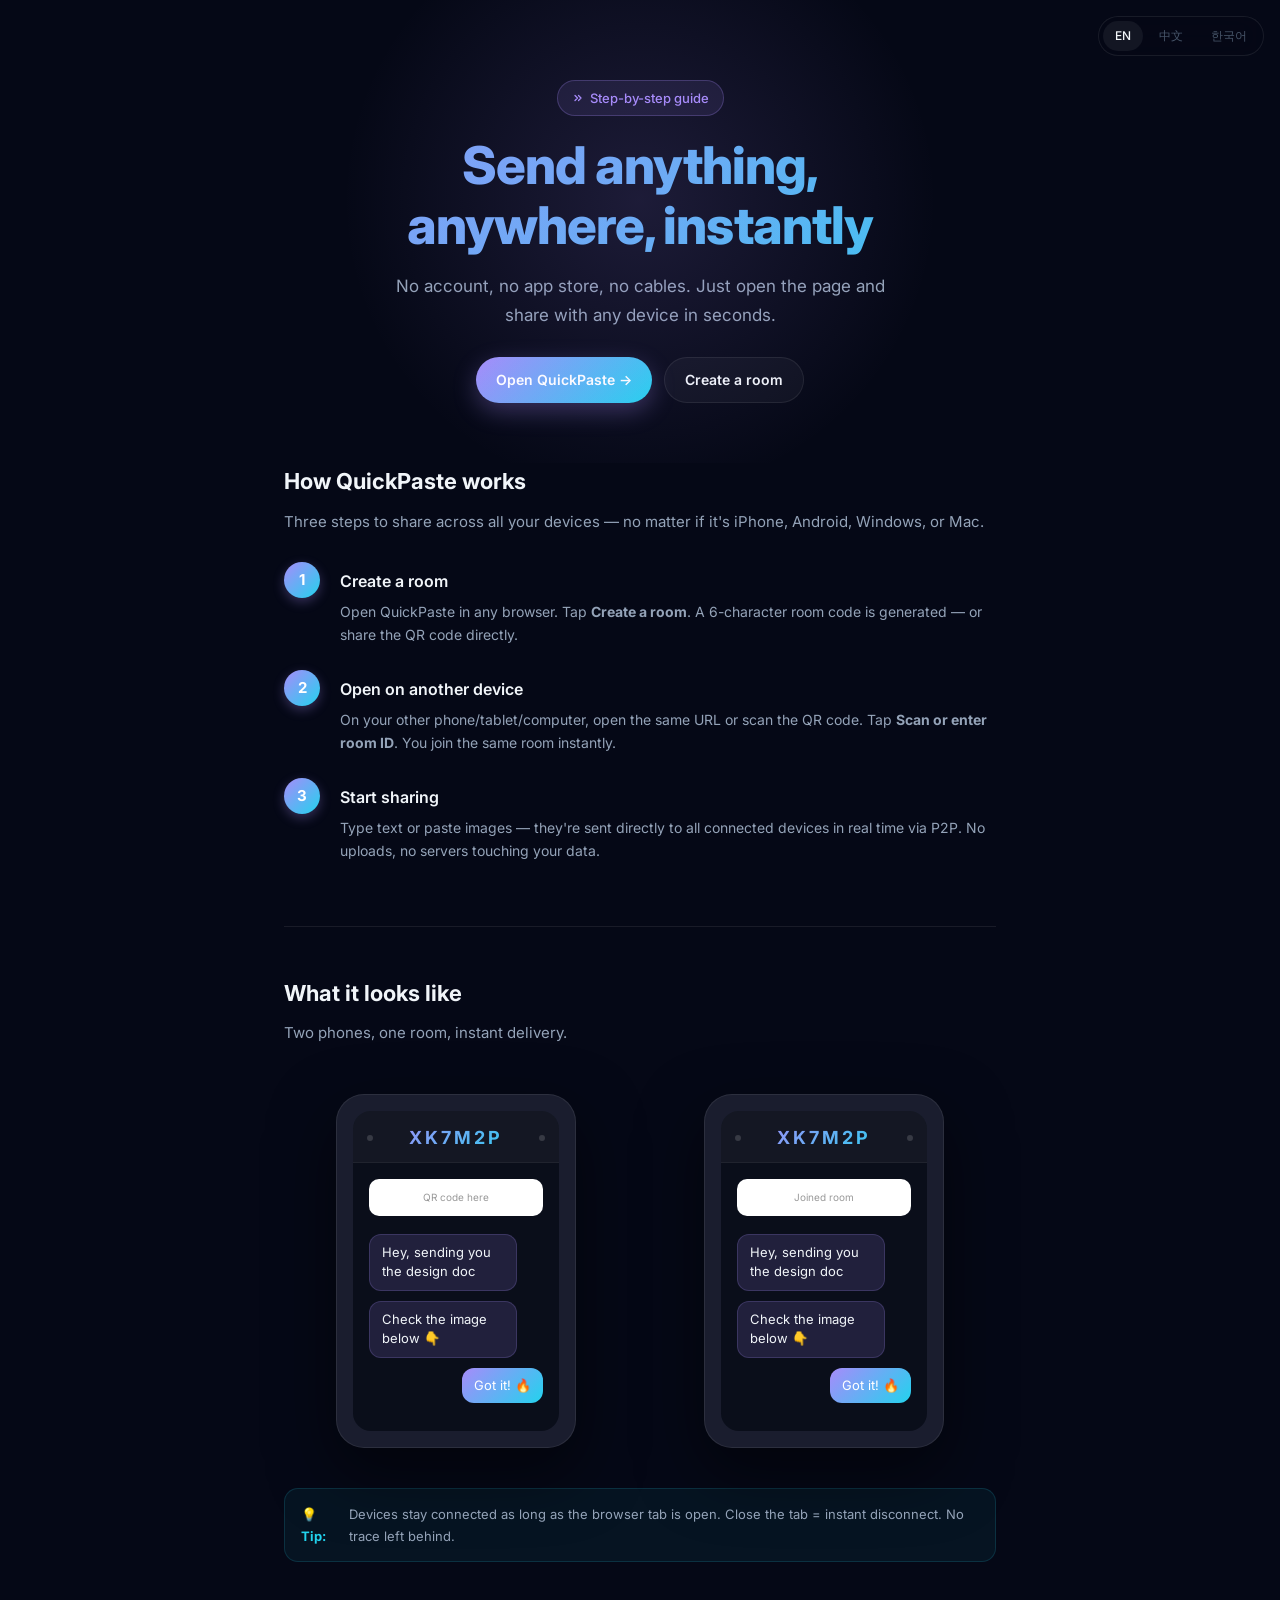
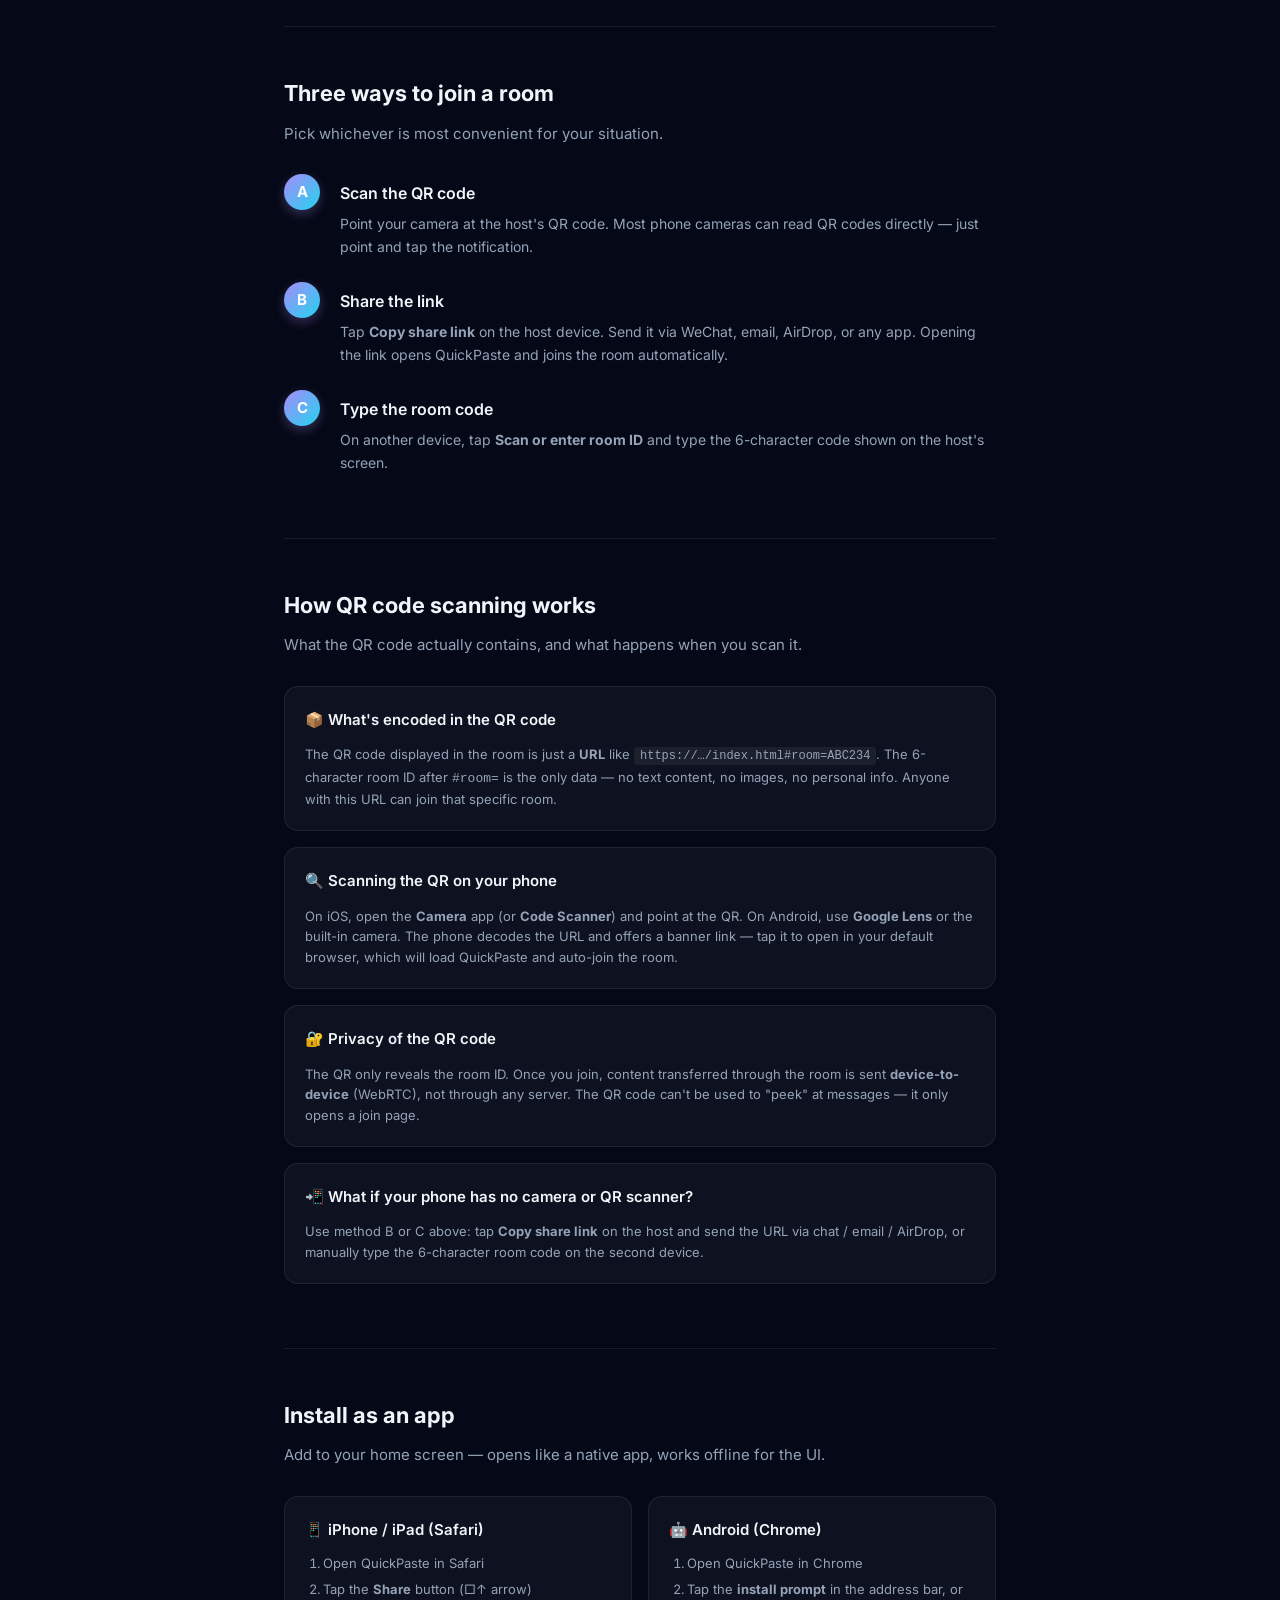
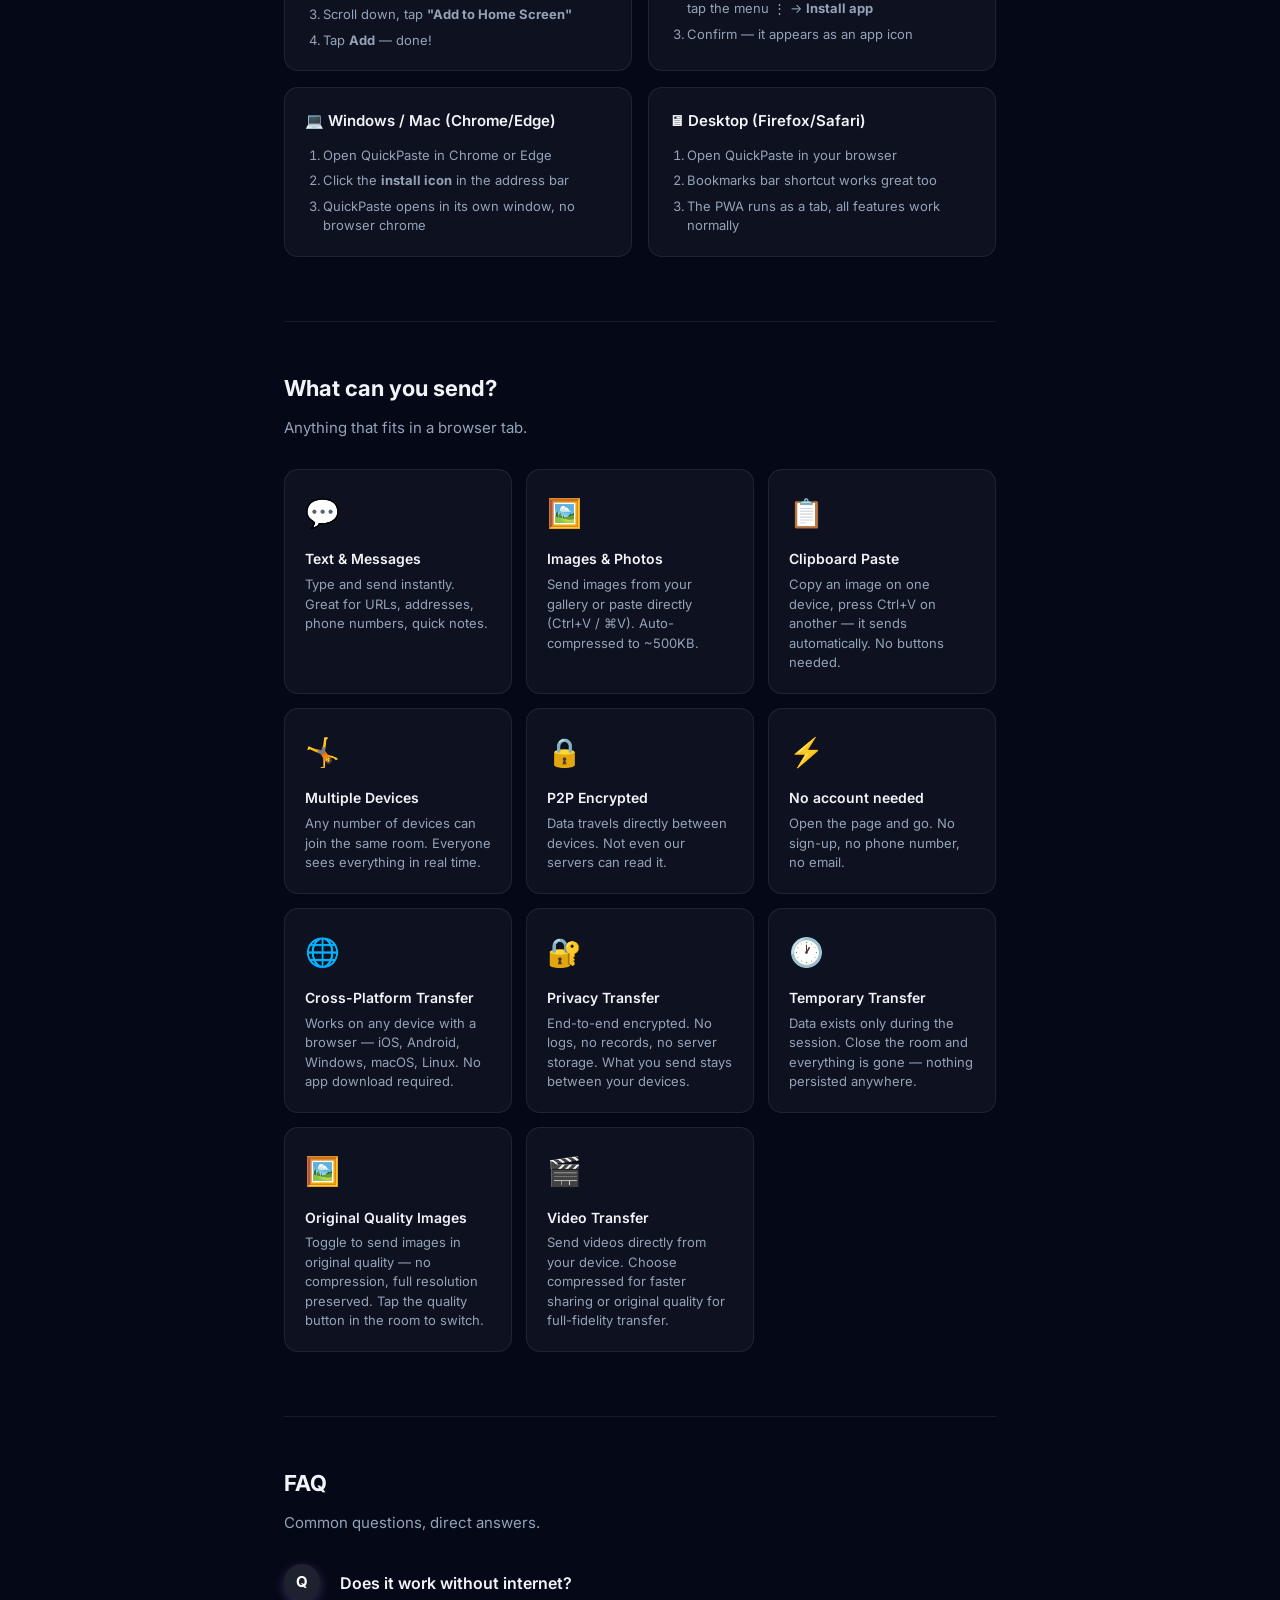
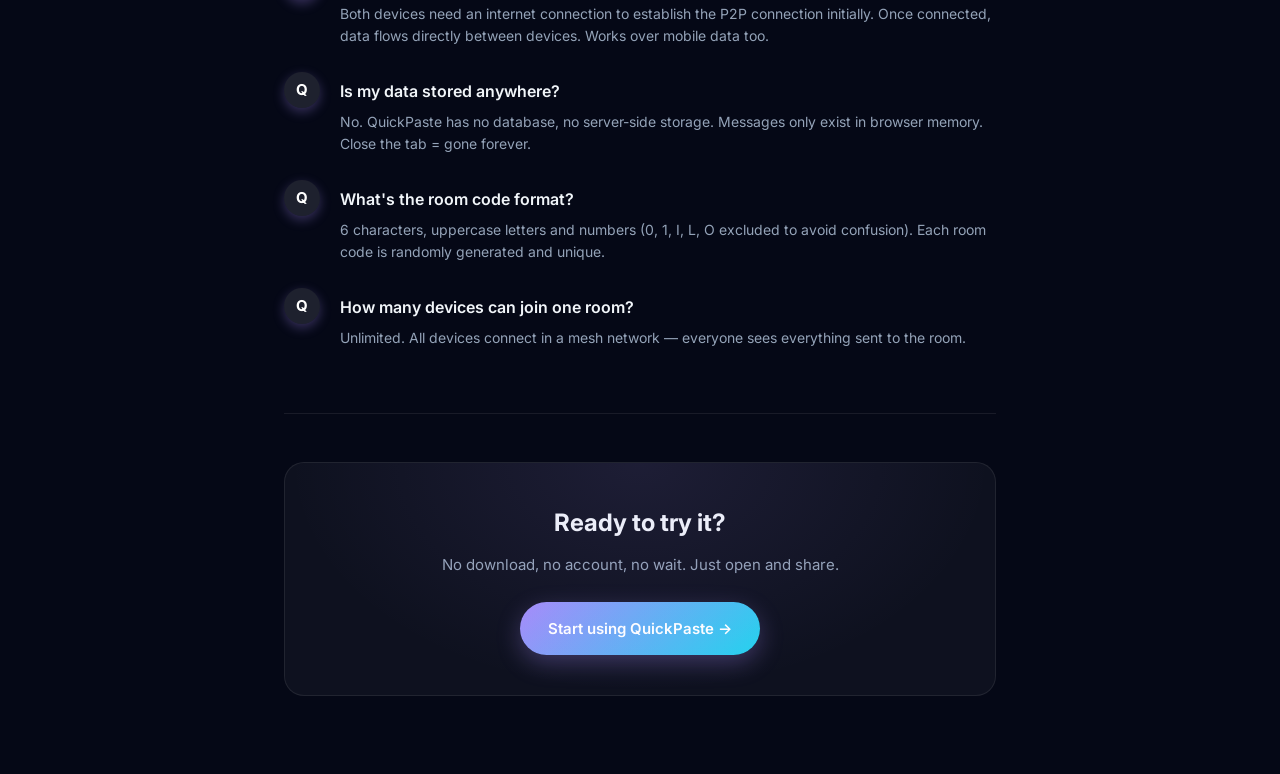
<file: tutorial/index.html>
<!DOCTYPE html>
<html lang="en">
<head>
  <meta charset="UTF-8" />
  <meta name="viewport" content="width=device-width, initial-scale=1.0" />
  <meta name="theme-color" content="#050816" />
  <meta name="description" content="QuickPaste Tutorial — How to use cross-device instant transfer" />
  <title>How to Use — QuickPaste</title>
  <link rel="preconnect" href="https://fonts.googleapis.com" />
  <link rel="preconnect" href="https://fonts.gstatic.com" crossorigin />
  <link href="https://fonts.googleapis.com/css2?family=Inter:wght@400;500;600;700;800&display=swap" rel="stylesheet" />
  <style>
    :root {
      --bg: #050816;
      --surface: rgba(255,255,255,0.04);
      --border: rgba(255,255,255,0.08);
      --violet: #A78BFA;
      --cyan: #22D3EE;
      --text: #F1F5F9;
      --text2: #94A3B8;
      --text3: #475569;
      --grad: linear-gradient(135deg, #A78BFA 0%, #22D3EE 100%);
      --radius: 14px;
    }
    * { box-sizing: border-box; margin: 0; padding: 0; }
    body {
      background: var(--bg);
      color: var(--text);
      font-family: 'Inter', -apple-system, sans-serif;
      font-size: 15px;
      line-height: 1.7;
      -webkit-font-smoothing: antialiased;
      min-height: 100vh;
    }
    a { color: var(--violet); text-decoration: none; }
    a:hover { color: var(--cyan); }

    /* Hero */
    .hero {
      text-align: center;
      padding: 80px 24px 60px;
      position: relative;
      overflow: hidden;
    }
    .hero::before {
      content: '';
      position: absolute;
      top: -100px; left: 50%; transform: translateX(-50%);
      width: 600px; height: 600px;
      background: radial-gradient(circle, rgba(167,139,250,0.15) 0%, transparent 70%);
      pointer-events: none;
    }
    .hero-badge {
      display: inline-flex;
      align-items: center;
      gap: 6px;
      padding: 6px 14px;
      background: rgba(167,139,250,0.1);
      border: 1px solid rgba(167,139,250,0.25);
      border-radius: 999px;
      font-size: 13px;
      color: var(--violet);
      font-weight: 500;
      margin-bottom: 20px;
    }
    .hero h1 {
      font-size: clamp(32px, 6vw, 52px);
      font-weight: 800;
      line-height: 1.15;
      background: var(--grad);
      -webkit-background-clip: text;
      background-clip: text;
      color: transparent;
      margin-bottom: 16px;
      letter-spacing: -1px;
    }
    .hero p {
      font-size: 17px;
      color: var(--text2);
      max-width: 520px;
      margin: 0 auto 28px;
    }
    .hero-links {
      display: flex;
      gap: 12px;
      justify-content: center;
      flex-wrap: wrap;
    }
    .hero-links a {
      display: inline-flex;
      align-items: center;
      gap: 6px;
      padding: 10px 20px;
      border-radius: 999px;
      font-size: 14px;
      font-weight: 600;
      transition: transform 0.15s, box-shadow 0.2s;
    }
    .hero-links a:hover { transform: translateY(-2px); }
    .btn-primary {
      background: var(--grad);
      color: #fff;
      box-shadow: 0 8px 24px rgba(167,139,250,0.3);
    }
    .btn-ghost {
      background: var(--surface);
      border: 1px solid var(--border);
      color: var(--text);
    }
    .btn-ghost:hover { border-color: rgba(167,139,250,0.3); color: var(--violet); }

    /* Nav */
    .lang-nav {
      position: fixed;
      top: 16px; right: 16px;
      z-index: 100;
      display: flex;
      gap: 4px;
      background: rgba(5,8,22,0.8);
      border: 1px solid var(--border);
      border-radius: 999px;
      padding: 4px;
      backdrop-filter: blur(16px);
    }
    .lang-nav a {
      padding: 5px 12px;
      border-radius: 999px;
      font-size: 12px;
      font-weight: 500;
      color: var(--text3);
      transition: background 0.15s, color 0.15s;
    }
    .lang-nav a:hover { color: var(--text); background: rgba(255,255,255,0.06); }
    .lang-nav a.active { background: rgba(255,255,255,0.06); color: var(--text); }

    /* Container */
    .container { max-width: 760px; margin: 0 auto; padding: 0 24px 80px; }

    /* Section */
    .section { margin-bottom: 64px; }
    .section-title {
      font-size: 22px;
      font-weight: 700;
      margin-bottom: 8px;
      color: var(--text);
    }
    .section-sub {
      font-size: 15px;
      color: var(--text2);
      margin-bottom: 28px;
    }

    /* Step cards */
    .step {
      display: flex;
      gap: 20px;
      margin-bottom: 24px;
      align-items: flex-start;
    }
    .step-num {
      flex-shrink: 0;
      width: 36px; height: 36px;
      background: var(--grad);
      border-radius: 50%;
      display: flex;
      align-items: center;
      justify-content: center;
      font-size: 15px;
      font-weight: 700;
      color: #fff;
      box-shadow: 0 4px 12px rgba(167,139,250,0.3);
    }
    .step-body { flex: 1; padding-top: 6px; }
    .step-title {
      font-size: 16px;
      font-weight: 600;
      margin-bottom: 6px;
      color: var(--text);
    }
    .step-desc { font-size: 14px; color: var(--text2); line-height: 1.6; }

    /* Mockup phone */
    .phone-mockup {
      background: #1a1d2e;
      border: 1px solid rgba(255,255,255,0.08);
      border-radius: 28px;
      padding: 16px;
      margin: 20px auto;
      max-width: 240px;
      box-shadow: 0 24px 64px rgba(0,0,0,0.5);
    }
    .phone-mockup .screen {
      background: #0a0e1a;
      border-radius: 18px;
      overflow: hidden;
      min-height: 320px;
    }
    .phone-bar {
      background: rgba(255,255,255,0.04);
      padding: 12px 14px 8px;
      display: flex;
      align-items: center;
      gap: 8px;
      border-bottom: 1px solid rgba(255,255,255,0.05);
    }
    .phone-bar-dot { width: 6px; height: 6px; border-radius: 50%; background: rgba(255,255,255,0.15); }
    .phone-bar-id { flex: 1; text-align: center; font-size: 18px; font-weight: 700; background: var(--grad); -webkit-background-clip: text; background-clip: text; color: transparent; letter-spacing: 3px; }
    .phone-content { padding: 16px; display: flex; flex-direction: column; gap: 10px; }
    .phone-qr { background: #fff; padding: 10px; border-radius: 10px; text-align: center; font-size: 10px; color: #999; margin-bottom: 8px; }
    .phone-msg { padding: 8px 12px; border-radius: 12px; font-size: 13px; line-height: 1.5; }
    .phone-msg.out { background: rgba(167,139,250,0.15); border: 1px solid rgba(167,139,250,0.2); align-self: flex-start; max-width: 85%; }
    .phone-msg.in { background: var(--grad); color: #fff; align-self: flex-end; max-width: 85%; }
    .phone-composer {
      display: flex; gap: 6px; align-items: center;
      padding: 8px 12px;
      background: rgba(255,255,255,0.04);
      border-radius: 999px;
      margin-top: 4px;
    }
    .phone-composer .input { flex: 1; background: rgba(255,255,255,0.06); border-radius: 999px; height: 34px; }
    .phone-composer .send { width: 34px; height: 34px; background: var(--grad); border-radius: 50%; display: flex; align-items: center; justify-content: center; flex-shrink: 0; }

    /* Feature cards */
    .feature-grid {
      display: grid;
      grid-template-columns: repeat(auto-fit, minmax(200px, 1fr));
      gap: 14px;
    }
    .feature-card {
      background: var(--surface);
      border: 1px solid var(--border);
      border-radius: var(--radius);
      padding: 20px;
      transition: border-color 0.2s, transform 0.15s;
    }
    .feature-card:hover { border-color: rgba(167,139,250,0.3); transform: translateY(-2px); }
    .feature-icon {
      font-size: 28px;
      margin-bottom: 10px;
    }
    .feature-title { font-size: 14px; font-weight: 600; margin-bottom: 4px; }
    .feature-desc { font-size: 13px; color: var(--text2); line-height: 1.5; }

    /* Install guide */
    .install-cards {
      display: grid;
      grid-template-columns: 1fr 1fr;
      gap: 16px;
    }
    .install-card {
      background: var(--surface);
      border: 1px solid var(--border);
      border-radius: var(--radius);
      padding: 20px;
    }
    .install-card h3 {
      font-size: 15px;
      font-weight: 600;
      margin-bottom: 12px;
      display: flex;
      align-items: center;
      gap: 8px;
    }
    .install-card ol {
      padding-left: 18px;
      display: flex;
      flex-direction: column;
      gap: 6px;
    }
    .install-card li { font-size: 13px; color: var(--text2); line-height: 1.5; }

    /* Divider */
    .divider {
      border: none;
      border-top: 1px solid var(--border);
      margin: 48px 0;
    }

    /* CTA block */
    .cta-block {
      text-align: center;
      background: var(--surface);
      border: 1px solid var(--border);
      border-radius: 20px;
      padding: 40px 24px;
      position: relative;
      overflow: hidden;
    }
    .cta-block::before {
      content: '';
      position: absolute;
      inset: 0;
      background: radial-gradient(ellipse at top, rgba(167,139,250,0.1) 0%, transparent 70%);
      pointer-events: none;
    }
    .cta-block h2 { font-size: 24px; font-weight: 700; margin-bottom: 8px; }
    .cta-block p { color: var(--text2); margin-bottom: 24px; font-size: 15px; }
    .cta-block .hero-links { justify-content: center; }

    /* Tip box */
    .tip-box {
      background: rgba(34,211,238,0.06);
      border: 1px solid rgba(34,211,238,0.15);
      border-radius: var(--radius);
      padding: 14px 16px;
      font-size: 13px;
      color: var(--text2);
      margin-top: 20px;
      display: flex;
      gap: 10px;
      align-items: flex-start;
    }
    .tip-box strong { color: var(--cyan); }

    @media (max-width: 600px) {
      .install-cards { grid-template-columns: 1fr; }
      .hero { padding: 60px 20px 40px; }
    }
  </style>
</head>
<body>

  <!-- Lang nav -->
  <nav class="lang-nav" aria-label="Language">
    <a href="../tutorial/" class="active">EN</a>
    <a href="../../zh/tutorial/">中文</a>
    <a href="../../ko/tutorial/">한국어</a>
  </nav>

  <!-- Hero -->
  <section class="hero">
    <div class="hero-badge">
      <svg width="12" height="12" viewBox="0 0 24 24" fill="none" stroke="currentColor" stroke-width="2.5" stroke-linecap="round" stroke-linejoin="round"><polyline points="13 17 18 12 13 7"/><polyline points="6 17 11 12 6 7"/></svg>
      Step-by-step guide
    </div>
    <h1>Send anything,<br>anywhere, instantly</h1>
    <p>No account, no app store, no cables. Just open the page and share with any device in seconds.</p>
    <div class="hero-links">
      <a href="../" class="btn-primary">Open QuickPaste →</a>
      <a href="../#create" class="btn-ghost">Create a room</a>
    </div>
  </section>

  <div class="container">

    <!-- How it works -->
    <section class="section">
      <h2 class="section-title">How QuickPaste works</h2>
      <p class="section-sub">Three steps to share across all your devices — no matter if it's iPhone, Android, Windows, or Mac.</p>

      <div class="step">
        <div class="step-num">1</div>
        <div class="step-body">
          <div class="step-title">Create a room</div>
          <div class="step-desc">Open QuickPaste in any browser. Tap <strong>Create a room</strong>. A 6-character room code is generated — or share the QR code directly.</div>
        </div>
      </div>

      <div class="step">
        <div class="step-num">2</div>
        <div class="step-body">
          <div class="step-title">Open on another device</div>
          <div class="step-desc">On your other phone/tablet/computer, open the same URL or scan the QR code. Tap <strong>Scan or enter room ID</strong>. You join the same room instantly.</div>
        </div>
      </div>

      <div class="step">
        <div class="step-num">3</div>
        <div class="step-body">
          <div class="step-title">Start sharing</div>
          <div class="step-desc">Type text or paste images — they're sent directly to all connected devices in real time via P2P. No uploads, no servers touching your data.</div>
        </div>
      </div>
    </section>

    <hr class="divider" />

    <!-- Visual demo -->
    <section class="section">
      <h2 class="section-title">What it looks like</h2>
      <p class="section-sub">Two phones, one room, instant delivery.</p>

      <div style="display:grid; grid-template-columns:1fr 1fr; gap:24px; align-items:start; margin-top:20px;">
        <!-- Host phone -->
        <div class="phone-mockup">
          <div class="screen">
            <div class="phone-bar">
              <div class="phone-bar-dot"></div>
              <div class="phone-bar-id">XK7M2P</div>
              <div class="phone-bar-dot"></div>
            </div>
            <div class="phone-content">
              <div class="phone-qr">QR code here</div>
              <div class="phone-msg out">Hey, sending you the design doc</div>
              <div class="phone-msg out">Check the image below 👇</div>
              <div class="phone-msg in">Got it! 🔥</div>
            </div>
          </div>
        </div>

        <!-- Guest phone -->
        <div class="phone-mockup">
          <div class="screen">
            <div class="phone-bar">
              <div class="phone-bar-dot"></div>
              <div class="phone-bar-id">XK7M2P</div>
              <div class="phone-bar-dot"></div>
            </div>
            <div class="phone-content">
              <div class="phone-qr">Joined room</div>
              <div class="phone-msg out">Hey, sending you the design doc</div>
              <div class="phone-msg out">Check the image below 👇</div>
              <div class="phone-msg in">Got it! 🔥</div>
            </div>
          </div>
        </div>
      </div>

      <div class="tip-box">
        <strong>💡 Tip:</strong> Devices stay connected as long as the browser tab is open. Close the tab = instant disconnect. No trace left behind.
      </div>
    </section>

    <hr class="divider" />

    <!-- Share methods -->
    <section class="section">
      <h2 class="section-title">Three ways to join a room</h2>
      <p class="section-sub">Pick whichever is most convenient for your situation.</p>

      <div class="step">
        <div class="step-num">A</div>
        <div class="step-body">
          <div class="step-title">Scan the QR code</div>
          <div class="step-desc">Point your camera at the host's QR code. Most phone cameras can read QR codes directly — just point and tap the notification.</div>
        </div>
      </div>

      <div class="step">
        <div class="step-num">B</div>
        <div class="step-body">
          <div class="step-title">Share the link</div>
          <div class="step-desc">Tap <strong>Copy share link</strong> on the host device. Send it via WeChat, email, AirDrop, or any app. Opening the link opens QuickPaste and joins the room automatically.</div>
        </div>
      </div>

      <div class="step">
        <div class="step-num">C</div>
        <div class="step-body">
          <div class="step-title">Type the room code</div>
          <div class="step-desc">On another device, tap <strong>Scan or enter room ID</strong> and type the 6-character code shown on the host's screen.</div>
        </div>
      </div>
    </section>

    <hr class="divider" />

    <!-- QR code deep dive -->
    <section class="section">
      <h2 class="section-title">How QR code scanning works</h2>
      <p class="section-sub">What the QR code actually contains, and what happens when you scan it.</p>

      <div class="install-card" style="margin-bottom:16px">
        <h3>📦 What's encoded in the QR code</h3>
        <p style="font-size:13px;color:var(--text2);line-height:1.6;margin-top:8px">
          The QR code displayed in the room is just a <strong>URL</strong> like <code style="background:rgba(255,255,255,0.06);padding:2px 6px;border-radius:4px;font-size:12px">https://…/index.html#room=ABC234</code>. The 6-character room ID after <code>#room=</code> is the only data — no text content, no images, no personal info. Anyone with this URL can join that specific room.
        </p>
      </div>

      <div class="install-card" style="margin-bottom:16px">
        <h3>🔍 Scanning the QR on your phone</h3>
        <p style="font-size:13px;color:var(--text2);line-height:1.6;margin-top:8px">
          On iOS, open the <strong>Camera</strong> app (or <strong>Code Scanner</strong>) and point at the QR. On Android, use <strong>Google Lens</strong> or the built-in camera. The phone decodes the URL and offers a banner link — tap it to open in your default browser, which will load QuickPaste and auto-join the room.
        </p>
      </div>

      <div class="install-card" style="margin-bottom:16px">
        <h3>🔐 Privacy of the QR code</h3>
        <p style="font-size:13px;color:var(--text2);line-height:1.6;margin-top:8px">
          The QR only reveals the room ID. Once you join, content transferred through the room is sent <strong>device-to-device</strong> (WebRTC), not through any server. The QR code can't be used to "peek" at messages — it only opens a join page.
        </p>
      </div>

      <div class="install-card">
        <h3>📲 What if your phone has no camera or QR scanner?</h3>
        <p style="font-size:13px;color:var(--text2);line-height:1.6;margin-top:8px">
          Use method B or C above: tap <strong>Copy share link</strong> on the host and send the URL via chat / email / AirDrop, or manually type the 6-character room code on the second device.
        </p>
      </div>
    </section>

    <hr class="divider" />

    <!-- Install as app -->
    <section class="section">
      <h2 class="section-title">Install as an app</h2>
      <p class="section-sub">Add to your home screen — opens like a native app, works offline for the UI.</p>

      <div class="install-cards">
        <div class="install-card">
          <h3>📱 iPhone / iPad (Safari)</h3>
          <ol>
            <li>Open QuickPaste in Safari</li>
            <li>Tap the <strong>Share</strong> button (□↑ arrow)</li>
            <li>Scroll down, tap <strong>"Add to Home Screen"</strong></li>
            <li>Tap <strong>Add</strong> — done!</li>
          </ol>
        </div>
        <div class="install-card">
          <h3>🤖 Android (Chrome)</h3>
          <ol>
            <li>Open QuickPaste in Chrome</li>
            <li>Tap the <strong>install prompt</strong> in the address bar, or tap the menu ⋮ → <strong>Install app</strong></li>
            <li>Confirm — it appears as an app icon</li>
          </ol>
        </div>
        <div class="install-card">
          <h3>💻 Windows / Mac (Chrome/Edge)</h3>
          <ol>
            <li>Open QuickPaste in Chrome or Edge</li>
            <li>Click the <strong>install icon</strong> in the address bar</li>
            <li>QuickPaste opens in its own window, no browser chrome</li>
          </ol>
        </div>
        <div class="install-card">
          <h3>🖥 Desktop (Firefox/Safari)</h3>
          <ol>
            <li>Open QuickPaste in your browser</li>
            <li>Bookmarks bar shortcut works great too</li>
            <li>The PWA runs as a tab, all features work normally</li>
          </ol>
        </div>
      </div>
    </section>

    <hr class="divider" />

    <!-- What you can send -->
    <section class="section">
      <h2 class="section-title">What can you send?</h2>
      <p class="section-sub">Anything that fits in a browser tab.</p>

      <div class="feature-grid">
        <div class="feature-card">
          <div class="feature-icon">💬</div>
          <div class="feature-title">Text & Messages</div>
          <div class="feature-desc">Type and send instantly. Great for URLs, addresses, phone numbers, quick notes.</div>
        </div>
        <div class="feature-card">
          <div class="feature-icon">🖼️</div>
          <div class="feature-title">Images & Photos</div>
          <div class="feature-desc">Send images from your gallery or paste directly (Ctrl+V / ⌘V). Auto-compressed to ~500KB.</div>
        </div>
        <div class="feature-card">
          <div class="feature-icon">📋</div>
          <div class="feature-title">Clipboard Paste</div>
          <div class="feature-desc">Copy an image on one device, press Ctrl+V on another — it sends automatically. No buttons needed.</div>
        </div>
        <div class="feature-card">
          <div class="feature-icon">🤸</div>
          <div class="feature-title">Multiple Devices</div>
          <div class="feature-desc">Any number of devices can join the same room. Everyone sees everything in real time.</div>
        </div>
        <div class="feature-card">
          <div class="feature-icon">🔒</div>
          <div class="feature-title">P2P Encrypted</div>
          <div class="feature-desc">Data travels directly between devices. Not even our servers can read it.</div>
        </div>
        <div class="feature-card">
          <div class="feature-icon">⚡</div>
          <div class="feature-title">No account needed</div>
          <div class="feature-desc">Open the page and go. No sign-up, no phone number, no email.</div>
        </div>
        <div class="feature-card">
          <div class="feature-icon">🌐</div>
          <div class="feature-title">Cross-Platform Transfer</div>
          <div class="feature-desc">Works on any device with a browser — iOS, Android, Windows, macOS, Linux. No app download required.</div>
        </div>
        <div class="feature-card">
          <div class="feature-icon">🔐</div>
          <div class="feature-title">Privacy Transfer</div>
          <div class="feature-desc">End-to-end encrypted. No logs, no records, no server storage. What you send stays between your devices.</div>
        </div>
        <div class="feature-card">
          <div class="feature-icon">🕐</div>
          <div class="feature-title">Temporary Transfer</div>
          <div class="feature-desc">Data exists only during the session. Close the room and everything is gone — nothing persisted anywhere.</div>
        </div>
        <div class="feature-card">
          <div class="feature-icon">🖼️</div>
          <div class="feature-title">Original Quality Images</div>
          <div class="feature-desc">Toggle to send images in original quality — no compression, full resolution preserved. Tap the quality button in the room to switch.</div>
        </div>
        <div class="feature-card">
          <div class="feature-icon">🎬</div>
          <div class="feature-title">Video Transfer</div>
          <div class="feature-desc">Send videos directly from your device. Choose compressed for faster sharing or original quality for full-fidelity transfer.</div>
        </div>
      </div>
    </section>

    <hr class="divider" />

    <!-- FAQ -->
    <section class="section">
      <h2 class="section-title">FAQ</h2>
      <p class="section-sub">Common questions, direct answers.</p>

      <div class="step">
        <div class="step-num" style="background:rgba(255,255,255,0.1)">Q</div>
        <div class="step-body">
          <div class="step-title">Does it work without internet?</div>
          <div class="step-desc">Both devices need an internet connection to establish the P2P connection initially. Once connected, data flows directly between devices. Works over mobile data too.</div>
        </div>
      </div>
      <div class="step">
        <div class="step-num" style="background:rgba(255,255,255,0.1)">Q</div>
        <div class="step-body">
          <div class="step-title">Is my data stored anywhere?</div>
          <div class="step-desc">No. QuickPaste has no database, no server-side storage. Messages only exist in browser memory. Close the tab = gone forever.</div>
        </div>
      </div>
      <div class="step">
        <div class="step-num" style="background:rgba(255,255,255,0.1)">Q</div>
        <div class="step-body">
          <div class="step-title">What's the room code format?</div>
          <div class="step-desc">6 characters, uppercase letters and numbers (0, 1, I, L, O excluded to avoid confusion). Each room code is randomly generated and unique.</div>
        </div>
      </div>
      <div class="step">
        <div class="step-num" style="background:rgba(255,255,255,0.1)">Q</div>
        <div class="step-body">
          <div class="step-title">How many devices can join one room?</div>
          <div class="step-desc">Unlimited. All devices connect in a mesh network — everyone sees everything sent to the room.</div>
        </div>
      </div>
    </section>

    <hr class="divider" />

    <!-- CTA -->
    <div class="cta-block">
      <h2>Ready to try it?</h2>
      <p>No download, no account, no wait. Just open and share.</p>
      <div class="hero-links">
        <a href="../" class="btn-primary" style="font-size:15px; padding:14px 28px;">Start using QuickPaste →</a>
      </div>
    </div>

  </div><!-- .container -->

</body>
</html>
</file>
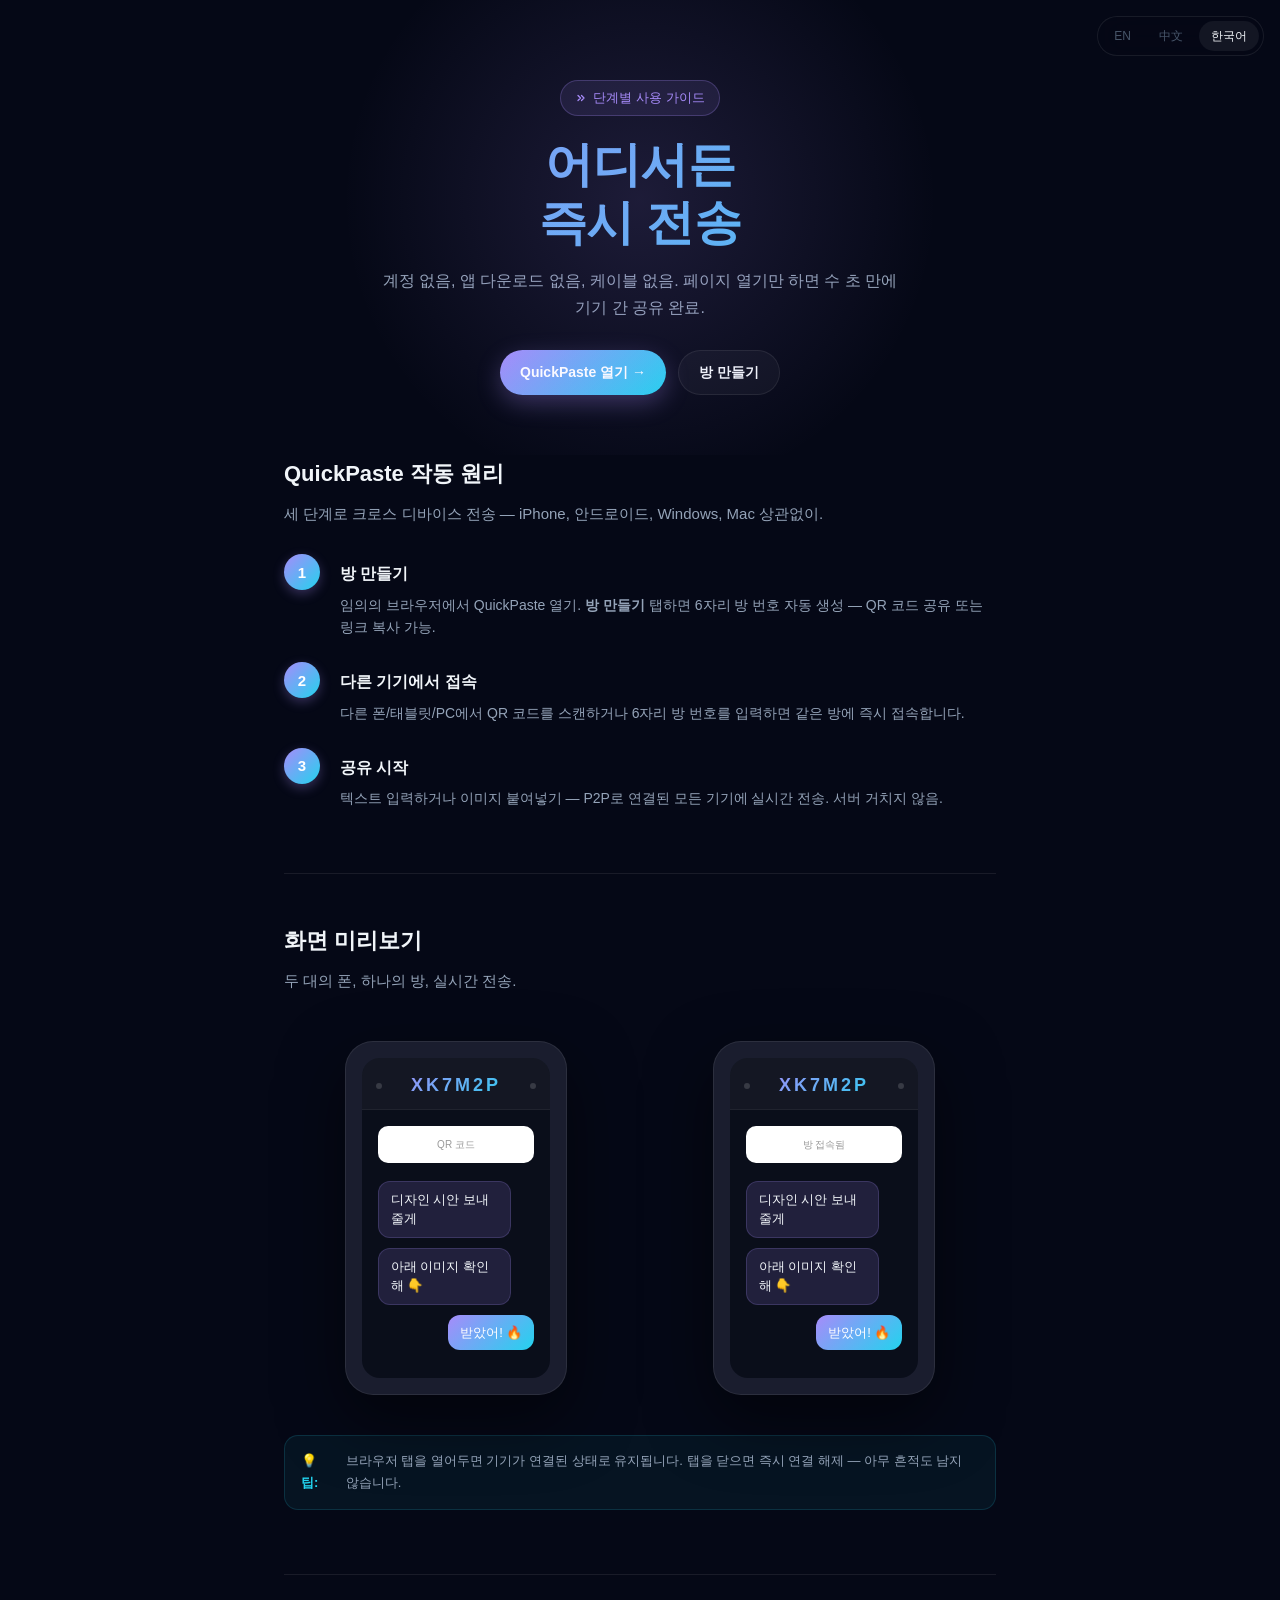
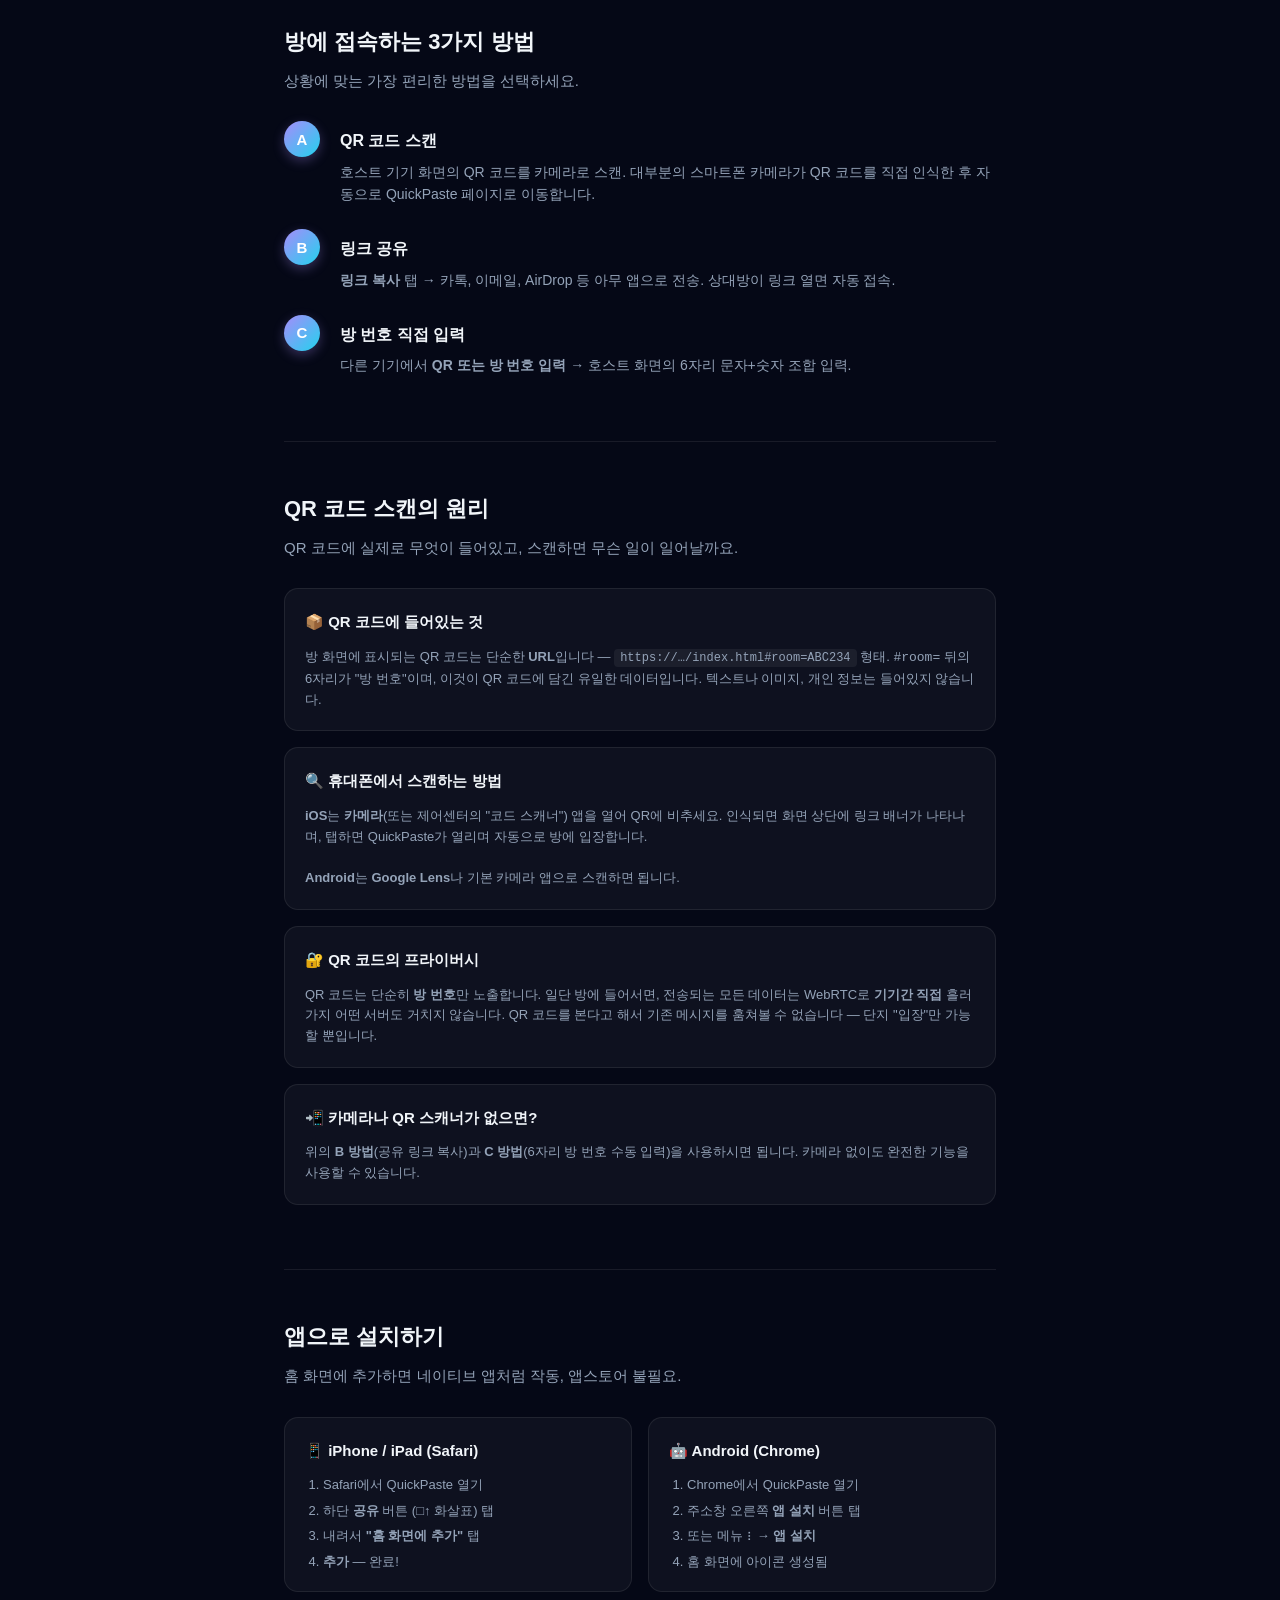
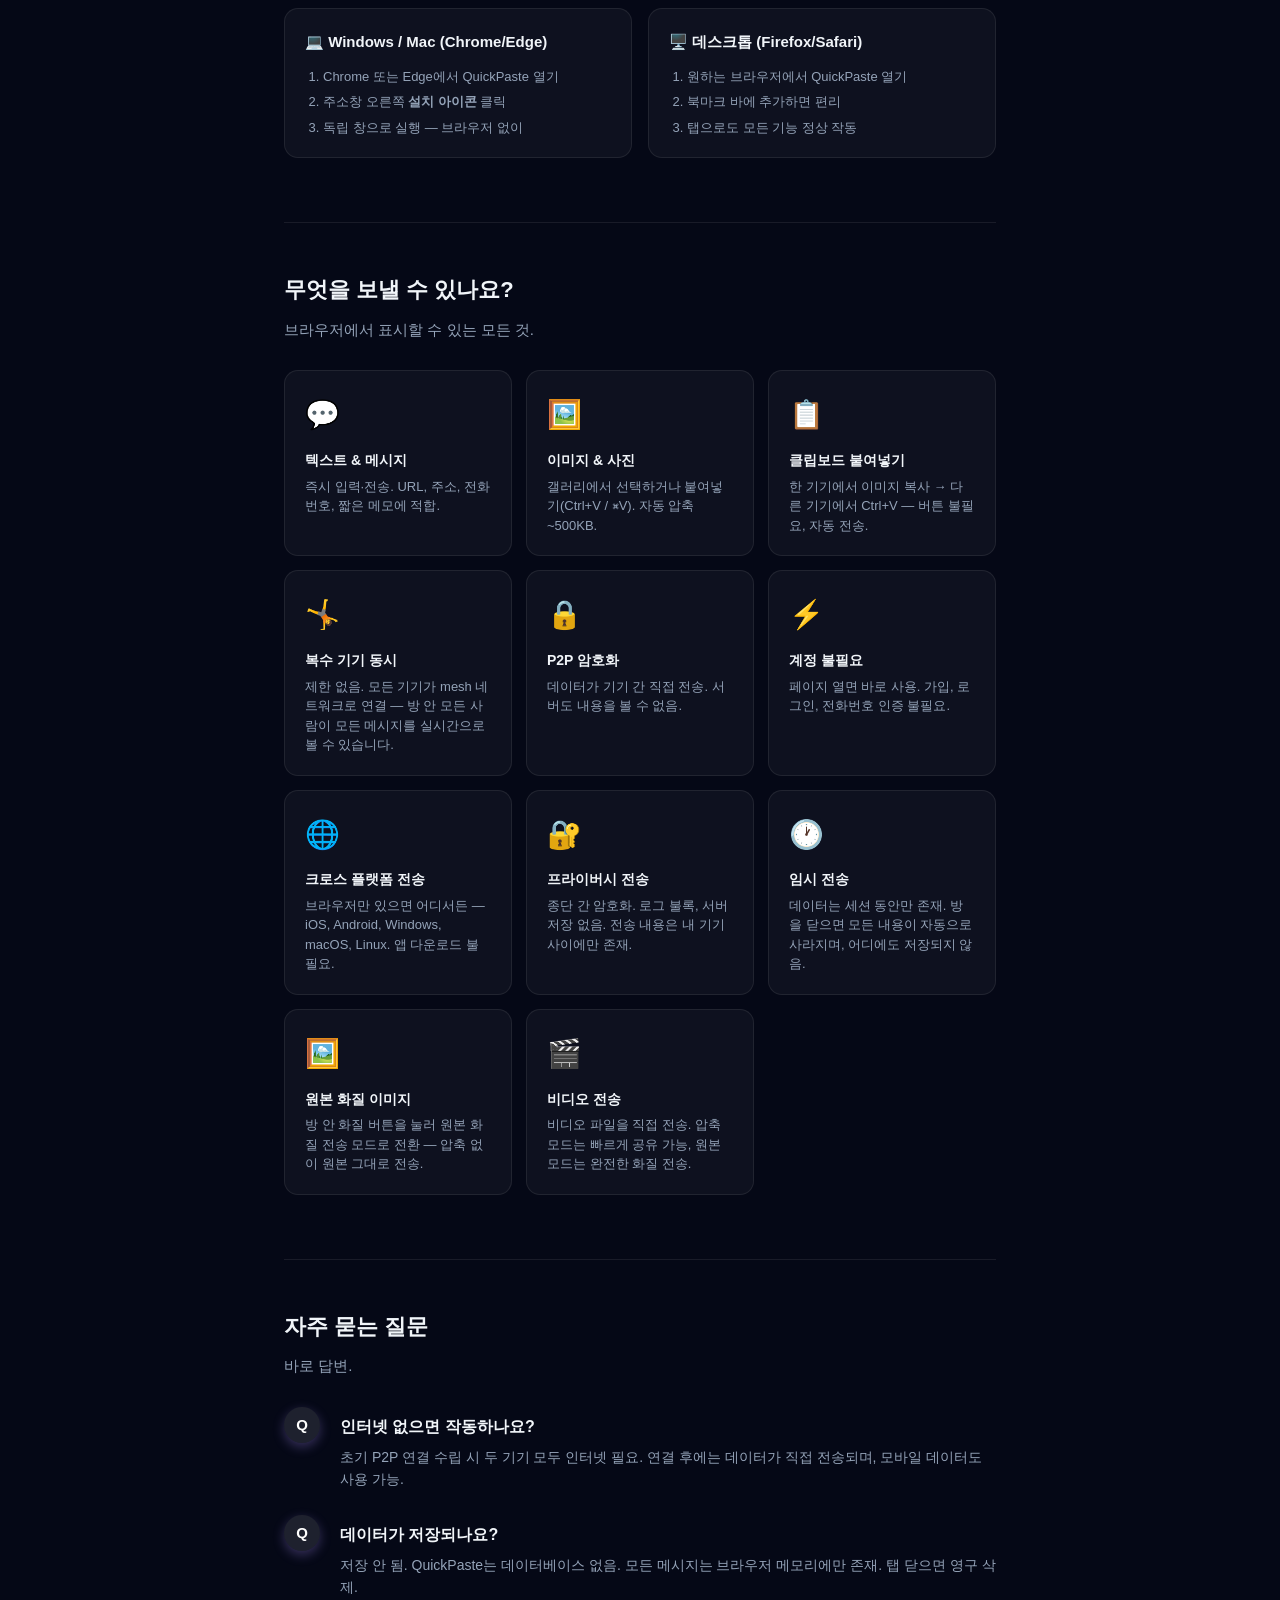
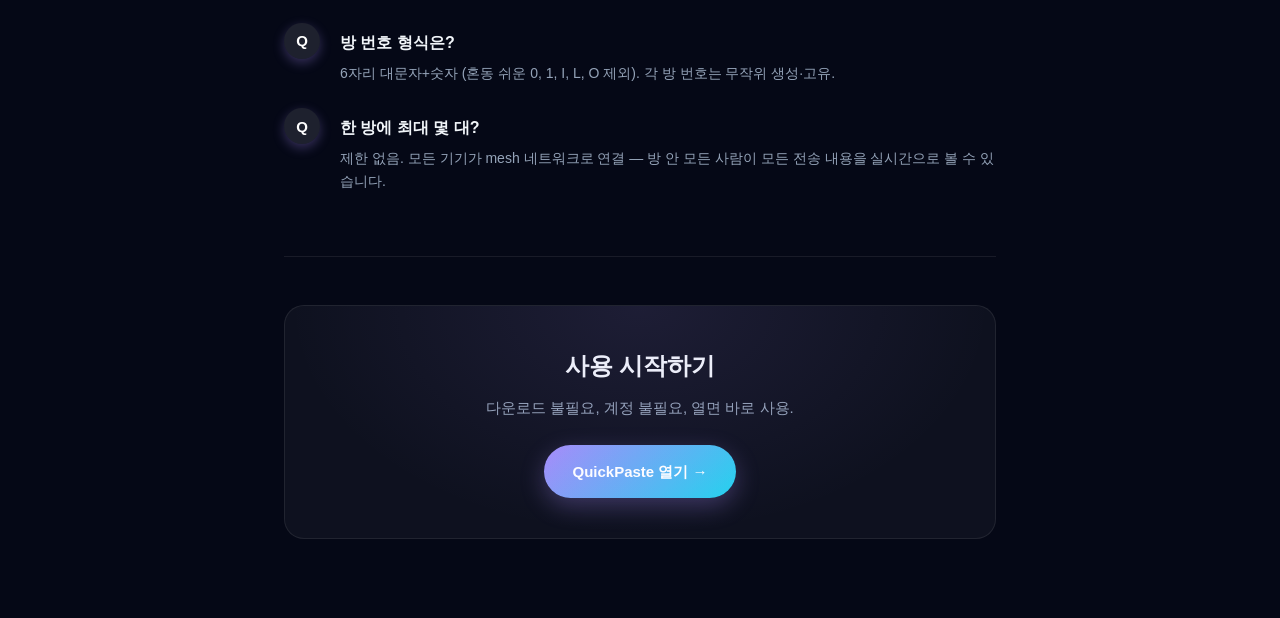
<file: ko/tutorial/index.html>
<!DOCTYPE html>
<html lang="ko">
<head>
  <meta charset="UTF-8" />
  <meta name="viewport" content="width=device-width, initial-scale=1.0" />
  <meta name="theme-color" content="#050816" />
  <meta name="description" content="QuickPaste 사용법 — 기기 간 즉시 전송 가이드" />
  <title>사용법 — QuickPaste</title>
  <link rel="preconnect" href="https://fonts.googleapis.com" />
  <link rel="preconnect" href="https://fonts.gstatic.com" crossorigin />
  <link href="https://fonts.googleapis.com/css2?family=Inter:wght@400;500;600;700;800&display=swap" />
  <style>
    :root {
      --bg: #050816;
      --surface: rgba(255,255,255,0.04);
      --border: rgba(255,255,255,0.08);
      --violet: #A78BFA;
      --cyan: #22D3EE;
      --text: #F1F5F9;
      --text2: #94A3B8;
      --text3: #475569;
      --grad: linear-gradient(135deg, #A78BFA 0%, #22D3EE 100%);
      --radius: 14px;
    }
    * { box-sizing: border-box; margin: 0; padding: 0; }
    body {
      background: var(--bg);
      color: var(--text);
      font-family: 'Inter', -apple-system, 'Apple SD Gothic Neo', 'Malgun Gothic', sans-serif;
      font-size: 15px;
      line-height: 1.7;
      -webkit-font-smoothing: antialiased;
      min-height: 100vh;
    }
    a { color: var(--violet); text-decoration: none; }
    a:hover { color: var(--cyan); }

    .hero { text-align: center; padding: 80px 24px 60px; position: relative; overflow: hidden; }
    .hero::before { content: ''; position: absolute; top: -100px; left: 50%; transform: translateX(-50%); width: 600px; height: 600px; background: radial-gradient(circle, rgba(167,139,250,0.15) 0%, transparent 70%); pointer-events: none; }
    .hero-badge { display: inline-flex; align-items: center; gap: 6px; padding: 6px 14px; background: rgba(167,139,250,0.1); border: 1px solid rgba(167,139,250,0.25); border-radius: 999px; font-size: 13px; color: var(--violet); font-weight: 500; margin-bottom: 20px; }
    .hero h1 { font-size: clamp(28px, 6vw, 48px); font-weight: 800; line-height: 1.2; background: var(--grad); -webkit-background-clip: text; background-clip: text; color: transparent; margin-bottom: 16px; letter-spacing: -0.5px; }
    .hero p { font-size: 16px; color: var(--text2); max-width: 520px; margin: 0 auto 28px; }
    .hero-links { display: flex; gap: 12px; justify-content: center; flex-wrap: wrap; }
    .hero-links a { display: inline-flex; align-items: center; gap: 6px; padding: 10px 20px; border-radius: 999px; font-size: 14px; font-weight: 600; transition: transform 0.15s, box-shadow 0.2s; }
    .hero-links a:hover { transform: translateY(-2px); }
    .btn-primary { background: var(--grad); color: #fff; box-shadow: 0 8px 24px rgba(167,139,250,0.3); }
    .btn-ghost { background: var(--surface); border: 1px solid var(--border); color: var(--text); }
    .btn-ghost:hover { border-color: rgba(167,139,250,0.3); color: var(--violet); }

    .lang-nav { position: fixed; top: 16px; right: 16px; z-index: 100; display: flex; gap: 4px; background: rgba(5,8,22,0.8); border: 1px solid var(--border); border-radius: 999px; padding: 4px; backdrop-filter: blur(16px); }
    .lang-nav a { padding: 5px 12px; border-radius: 999px; font-size: 12px; font-weight: 500; color: var(--text3); transition: background 0.15s, color 0.15s; }
    .lang-nav a:hover { color: var(--text); background: rgba(255,255,255,0.06); }
    .lang-nav a.active { background: rgba(255,255,255,0.06); color: var(--text); }

    .container { max-width: 760px; margin: 0 auto; padding: 0 24px 80px; }
    .section { margin-bottom: 64px; }
    .section-title { font-size: 22px; font-weight: 700; margin-bottom: 8px; }
    .section-sub { font-size: 15px; color: var(--text2); margin-bottom: 28px; }

    .step { display: flex; gap: 20px; margin-bottom: 24px; align-items: flex-start; }
    .step-num { flex-shrink: 0; width: 36px; height: 36px; background: var(--grad); border-radius: 50%; display: flex; align-items: center; justify-content: center; font-size: 15px; font-weight: 700; color: #fff; box-shadow: 0 4px 12px rgba(167,139,250,0.3); }
    .step-body { flex: 1; padding-top: 6px; }
    .step-title { font-size: 16px; font-weight: 600; margin-bottom: 6px; }
    .step-desc { font-size: 14px; color: var(--text2); line-height: 1.6; }

    .phone-mockup { background: #1a1d2e; border: 1px solid rgba(255,255,255,0.08); border-radius: 28px; padding: 16px; margin: 20px auto; max-width: 240px; box-shadow: 0 24px 64px rgba(0,0,0,0.5); }
    .phone-mockup .screen { background: #0a0e1a; border-radius: 18px; overflow: hidden; min-height: 320px; }
    .phone-bar { background: rgba(255,255,255,0.04); padding: 12px 14px 8px; display: flex; align-items: center; gap: 8px; border-bottom: 1px solid rgba(255,255,255,0.05); }
    .phone-bar-dot { width: 6px; height: 6px; border-radius: 50%; background: rgba(255,255,255,0.15); }
    .phone-bar-id { flex: 1; text-align: center; font-size: 18px; font-weight: 700; background: var(--grad); -webkit-background-clip: text; background-clip: text; color: transparent; letter-spacing: 3px; }
    .phone-content { padding: 16px; display: flex; flex-direction: column; gap: 10px; }
    .phone-qr { background: #fff; padding: 10px; border-radius: 10px; text-align: center; font-size: 10px; color: #999; margin-bottom: 8px; }
    .phone-msg { padding: 8px 12px; border-radius: 12px; font-size: 13px; line-height: 1.5; }
    .phone-msg.out { background: rgba(167,139,250,0.15); border: 1px solid rgba(167,139,250,0.2); align-self: flex-start; max-width: 85%; }
    .phone-msg.in { background: var(--grad); color: #fff; align-self: flex-end; max-width: 85%; }

    .feature-grid { display: grid; grid-template-columns: repeat(auto-fit, minmax(200px, 1fr)); gap: 14px; }
    .feature-card { background: var(--surface); border: 1px solid var(--border); border-radius: var(--radius); padding: 20px; transition: border-color 0.2s, transform 0.15s; }
    .feature-card:hover { border-color: rgba(167,139,250,0.3); transform: translateY(-2px); }
    .feature-icon { font-size: 28px; margin-bottom: 10px; }
    .feature-title { font-size: 14px; font-weight: 600; margin-bottom: 4px; }
    .feature-desc { font-size: 13px; color: var(--text2); line-height: 1.5; }

    .install-cards { display: grid; grid-template-columns: 1fr 1fr; gap: 16px; }
    .install-card { background: var(--surface); border: 1px solid var(--border); border-radius: var(--radius); padding: 20px; }
    .install-card h3 { font-size: 15px; font-weight: 600; margin-bottom: 12px; display: flex; align-items: center; gap: 8px; }
    .install-card ol { padding-left: 18px; display: flex; flex-direction: column; gap: 6px; }
    .install-card li { font-size: 13px; color: var(--text2); line-height: 1.5; }

    .divider { border: none; border-top: 1px solid var(--border); margin: 48px 0; }

    .cta-block { text-align: center; background: var(--surface); border: 1px solid var(--border); border-radius: 20px; padding: 40px 24px; position: relative; overflow: hidden; }
    .cta-block::before { content: ''; position: absolute; inset: 0; background: radial-gradient(ellipse at top, rgba(167,139,250,0.1) 0%, transparent 70%); pointer-events: none; }
    .cta-block h2 { font-size: 24px; font-weight: 700; margin-bottom: 8px; }
    .cta-block p { color: var(--text2); margin-bottom: 24px; font-size: 15px; }
    .cta-block .hero-links { justify-content: center; }

    .tip-box { background: rgba(34,211,238,0.06); border: 1px solid rgba(34,211,238,0.15); border-radius: var(--radius); padding: 14px 16px; font-size: 13px; color: var(--text2); margin-top: 20px; display: flex; gap: 10px; align-items: flex-start; }
    .tip-box strong { color: var(--cyan); }

    @media (max-width: 600px) {
      .install-cards { grid-template-columns: 1fr; }
      .hero { padding: 60px 20px 40px; }
    }
  </style>
</head>
<body>

  <nav class="lang-nav" aria-label="언어">
    <a href="../../tutorial/">EN</a>
    <a href="../../zh/tutorial/">中文</a>
    <a href="../" class="active">한국어</a>
  </nav>

  <section class="hero">
    <div class="hero-badge">
      <svg width="12" height="12" viewBox="0 0 24 24" fill="none" stroke="currentColor" stroke-width="2.5" stroke-linecap="round" stroke-linejoin="round"><polyline points="13 17 18 12 13 7"/><polyline points="6 17 11 12 6 7"/></svg>
      단계별 사용 가이드
    </div>
    <h1>어디서든<br>즉시 전송</h1>
    <p>계정 없음, 앱 다운로드 없음, 케이블 없음. 페이지 열기만 하면 수 초 만에 기기 간 공유 완료.</p>
    <div class="hero-links">
      <a href="../" class="btn-primary">QuickPaste 열기 →</a>
      <a href="../#create" class="btn-ghost">방 만들기</a>
    </div>
  </section>

  <div class="container">

    <section class="section">
      <h2 class="section-title">QuickPaste 작동 원리</h2>
      <p class="section-sub">세 단계로 크로스 디바이스 전송 — iPhone, 안드로이드, Windows, Mac 상관없이.</p>

      <div class="step">
        <div class="step-num">1</div>
        <div class="step-body">
          <div class="step-title">방 만들기</div>
          <div class="step-desc">임의의 브라우저에서 QuickPaste 열기. <strong>방 만들기</strong> 탭하면 6자리 방 번호 자동 생성 — QR 코드 공유 또는 링크 복사 가능.</div>
        </div>
      </div>

      <div class="step">
        <div class="step-num">2</div>
        <div class="step-body">
          <div class="step-title">다른 기기에서 접속</div>
          <div class="step-desc">다른 폰/태블릿/PC에서 QR 코드를 스캔하거나 6자리 방 번호를 입력하면 같은 방에 즉시 접속합니다.</div>
        </div>
      </div>

      <div class="step">
        <div class="step-num">3</div>
        <div class="step-body">
          <div class="step-title">공유 시작</div>
          <div class="step-desc">텍스트 입력하거나 이미지 붙여넣기 — P2P로 연결된 모든 기기에 실시간 전송. 서버 거치지 않음.</div>
        </div>
      </div>
    </section>

    <hr class="divider" />

    <section class="section">
      <h2 class="section-title">화면 미리보기</h2>
      <p class="section-sub">두 대의 폰, 하나의 방, 실시간 전송.</p>

      <div style="display:grid; grid-template-columns:1fr 1fr; gap:24px; align-items:start; margin-top:20px;">
        <div class="phone-mockup">
          <div class="screen">
            <div class="phone-bar">
              <div class="phone-bar-dot"></div>
              <div class="phone-bar-id">XK7M2P</div>
              <div class="phone-bar-dot"></div>
            </div>
            <div class="phone-content">
              <div class="phone-qr">QR 코드</div>
              <div class="phone-msg out">디자인 시안 보내줄게</div>
              <div class="phone-msg out">아래 이미지 확인해 👇</div>
              <div class="phone-msg in">받았어! 🔥</div>
            </div>
          </div>
        </div>
        <div class="phone-mockup">
          <div class="screen">
            <div class="phone-bar">
              <div class="phone-bar-dot"></div>
              <div class="phone-bar-id">XK7M2P</div>
              <div class="phone-bar-dot"></div>
            </div>
            <div class="phone-content">
              <div class="phone-qr">방 접속됨</div>
              <div class="phone-msg out">디자인 시안 보내줄게</div>
              <div class="phone-msg out">아래 이미지 확인해 👇</div>
              <div class="phone-msg in">받았어! 🔥</div>
            </div>
          </div>
        </div>
      </div>

      <div class="tip-box">
        <strong>💡 팁:</strong> 브라우저 탭을 열어두면 기기가 연결된 상태로 유지됩니다. 탭을 닫으면 즉시 연결 해제 — 아무 흔적도 남지 않습니다.
      </div>
    </section>

    <hr class="divider" />

    <section class="section">
      <h2 class="section-title">방에 접속하는 3가지 방법</h2>
      <p class="section-sub">상황에 맞는 가장 편리한 방법을 선택하세요.</p>

      <div class="step">
        <div class="step-num">A</div>
        <div class="step-body">
          <div class="step-title">QR 코드 스캔</div>
          <div class="step-desc">호스트 기기 화면의 QR 코드를 카메라로 스캔. 대부분의 스마트폰 카메라가 QR 코드를 직접 인식한 후 자동으로 QuickPaste 페이지로 이동합니다.</div>
        </div>
      </div>

      <div class="step">
        <div class="step-num">B</div>
        <div class="step-body">
          <div class="step-title">링크 공유</div>
          <div class="step-desc"><strong>링크 복사</strong> 탭 → 카톡, 이메일, AirDrop 등 아무 앱으로 전송. 상대방이 링크 열면 자동 접속.</div>
        </div>
      </div>

      <div class="step">
        <div class="step-num">C</div>
        <div class="step-body">
          <div class="step-title">방 번호 직접 입력</div>
          <div class="step-desc">다른 기기에서 <strong>QR 또는 방 번호 입력</strong> → 호스트 화면의 6자리 문자+숫자 조합 입력.</div>
        </div>
      </div>
    </section>

    <hr class="divider" />

    <!-- QR 코드 동작 원리 -->
    <section class="section">
      <h2 class="section-title">QR 코드 스캔의 원리</h2>
      <p class="section-sub">QR 코드에 실제로 무엇이 들어있고, 스캔하면 무슨 일이 일어날까요.</p>

      <div class="install-card" style="margin-bottom:16px">
        <h3>📦 QR 코드에 들어있는 것</h3>
        <p style="font-size:13px;color:var(--text2);line-height:1.6;margin-top:8px">
          방 화면에 표시되는 QR 코드는 단순한 <strong>URL</strong>입니다 — <code style="background:rgba(255,255,255,0.06);padding:2px 6px;border-radius:4px;font-size:12px">https://…/index.html#room=ABC234</code> 형태. <code>#room=</code> 뒤의 6자리가 "방 번호"이며, 이것이 QR 코드에 담긴 유일한 데이터입니다. 텍스트나 이미지, 개인 정보는 들어있지 않습니다.
        </p>
      </div>

      <div class="install-card" style="margin-bottom:16px">
        <h3>🔍 휴대폰에서 스캔하는 방법</h3>
        <p style="font-size:13px;color:var(--text2);line-height:1.6;margin-top:8px">
          <strong>iOS</strong>는 <strong>카메라</strong>(또는 제어센터의 "코드 스캐너") 앱을 열어 QR에 비추세요. 인식되면 화면 상단에 링크 배너가 나타나며, 탭하면 QuickPaste가 열리며 자동으로 방에 입장합니다.<br><br>
          <strong>Android</strong>는 <strong>Google Lens</strong>나 기본 카메라 앱으로 스캔하면 됩니다.
        </p>
      </div>

      <div class="install-card" style="margin-bottom:16px">
        <h3>🔐 QR 코드의 프라이버시</h3>
        <p style="font-size:13px;color:var(--text2);line-height:1.6;margin-top:8px">
          QR 코드는 단순히 <strong>방 번호</strong>만 노출합니다. 일단 방에 들어서면, 전송되는 모든 데이터는 WebRTC로 <strong>기기간 직접</strong> 흘러가지 어떤 서버도 거치지 않습니다. QR 코드를 본다고 해서 기존 메시지를 훔쳐볼 수 없습니다 — 단지 "입장"만 가능할 뿐입니다.
        </p>
      </div>

      <div class="install-card">
        <h3>📲 카메라나 QR 스캐너가 없으면?</h3>
        <p style="font-size:13px;color:var(--text2);line-height:1.6;margin-top:8px">
          위의 <strong>B 방법</strong>(공유 링크 복사)과 <strong>C 방법</strong>(6자리 방 번호 수동 입력)을 사용하시면 됩니다. 카메라 없이도 완전한 기능을 사용할 수 있습니다.
        </p>
      </div>
    </section>

    <hr class="divider" />

    <section class="section">
      <h2 class="section-title">앱으로 설치하기</h2>
      <p class="section-sub">홈 화면에 추가하면 네이티브 앱처럼 작동, 앱스토어 불필요.</p>

      <div class="install-cards">
        <div class="install-card">
          <h3>📱 iPhone / iPad (Safari)</h3>
          <ol>
            <li>Safari에서 QuickPaste 열기</li>
            <li>하단 <strong>공유</strong> 버튼 (□↑ 화살표) 탭</li>
            <li>내려서 <strong>"홈 화면에 추가"</strong> 탭</li>
            <li><strong>추가</strong> — 완료!</li>
          </ol>
        </div>
        <div class="install-card">
          <h3>🤖 Android (Chrome)</h3>
          <ol>
            <li>Chrome에서 QuickPaste 열기</li>
            <li>주소창 오른쪽 <strong>앱 설치</strong> 버튼 탭</li>
            <li>또는 메뉴 ⋮ → <strong>앱 설치</strong></li>
            <li>홈 화면에 아이콘 생성됨</li>
          </ol>
        </div>
        <div class="install-card">
          <h3>💻 Windows / Mac (Chrome/Edge)</h3>
          <ol>
            <li>Chrome 또는 Edge에서 QuickPaste 열기</li>
            <li>주소창 오른쪽 <strong>설치 아이콘</strong> 클릭</li>
            <li>독립 창으로 실행 — 브라우저 없이</li>
          </ol>
        </div>
        <div class="install-card">
          <h3>🖥️ 데스크톱 (Firefox/Safari)</h3>
          <ol>
            <li>원하는 브라우저에서 QuickPaste 열기</li>
            <li>북마크 바에 추가하면 편리</li>
            <li>탭으로도 모든 기능 정상 작동</li>
          </ol>
        </div>
      </div>
    </section>

    <hr class="divider" />

    <section class="section">
      <h2 class="section-title">무엇을 보낼 수 있나요?</h2>
      <p class="section-sub">브라우저에서 표시할 수 있는 모든 것.</p>

      <div class="feature-grid">
        <div class="feature-card">
          <div class="feature-icon">💬</div>
          <div class="feature-title">텍스트 & 메시지</div>
          <div class="feature-desc">즉시 입력·전송. URL, 주소, 전화번호, 짧은 메모에 적합.</div>
        </div>
        <div class="feature-card">
          <div class="feature-icon">🖼️</div>
          <div class="feature-title">이미지 & 사진</div>
          <div class="feature-desc">갤러리에서 선택하거나 붙여넣기(Ctrl+V / ⌘V). 자동 압축 ~500KB.</div>
        </div>
        <div class="feature-card">
          <div class="feature-icon">📋</div>
          <div class="feature-title">클립보드 붙여넣기</div>
          <div class="feature-desc">한 기기에서 이미지 복사 → 다른 기기에서 Ctrl+V — 버튼 불필요, 자동 전송.</div>
        </div>
        <div class="feature-card">
          <div class="feature-icon">🤸</div>
          <div class="feature-title">복수 기기 동시</div>
          <div class="feature-desc">제한 없음. 모든 기기가 mesh 네트워크로 연결 — 방 안 모든 사람이 모든 메시지를 실시간으로 볼 수 있습니다.</div>
        </div>
        <div class="feature-card">
          <div class="feature-icon">🔒</div>
          <div class="feature-title">P2P 암호화</div>
          <div class="feature-desc">데이터가 기기 간 직접 전송. 서버도 내용을 볼 수 없음.</div>
        </div>
        <div class="feature-card">
          <div class="feature-icon">⚡</div>
          <div class="feature-title">계정 불필요</div>
          <div class="feature-desc">페이지 열면 바로 사용. 가입, 로그인, 전화번호 인증 불필요.</div>
        </div>
        <div class="feature-card">
          <div class="feature-icon">🌐</div>
          <div class="feature-title">크로스 플랫폼 전송</div>
          <div class="feature-desc">브라우저만 있으면 어디서든 — iOS, Android, Windows, macOS, Linux. 앱 다운로드 불필요.</div>
        </div>
        <div class="feature-card">
          <div class="feature-icon">🔐</div>
          <div class="feature-title">프라이버시 전송</div>
          <div class="feature-desc">종단 간 암호화. 로그 불록, 서버 저장 없음. 전송 내용은 내 기기 사이에만 존재.</div>
        </div>
        <div class="feature-card">
          <div class="feature-icon">🕐</div>
          <div class="feature-title">임시 전송</div>
          <div class="feature-desc">데이터는 세션 동안만 존재. 방을 닫으면 모든 내용이 자동으로 사라지며, 어디에도 저장되지 않음.</div>
        </div>
        <div class="feature-card">
          <div class="feature-icon">🖼️</div>
          <div class="feature-title">원본 화질 이미지</div>
          <div class="feature-desc">방 안 화질 버튼을 눌러 원본 화질 전송 모드로 전환 — 압축 없이 원본 그대로 전송.</div>
        </div>
        <div class="feature-card">
          <div class="feature-icon">🎬</div>
          <div class="feature-title">비디오 전송</div>
          <div class="feature-desc">비디오 파일을 직접 전송. 압축 모드는 빠르게 공유 가능, 원본 모드는 완전한 화질 전송.</div>
        </div>
      </div>
    </section>

    <hr class="divider" />

    <section class="section">
      <h2 class="section-title">자주 묻는 질문</h2>
      <p class="section-sub">바로 답변.</p>

      <div class="step">
        <div class="step-num" style="background:rgba(255,255,255,0.1)">Q</div>
        <div class="step-body">
          <div class="step-title">인터넷 없으면 작동하나요?</div>
          <div class="step-desc">초기 P2P 연결 수립 시 두 기기 모두 인터넷 필요. 연결 후에는 데이터가 직접 전송되며, 모바일 데이터도 사용 가능.</div>
        </div>
      </div>
      <div class="step">
        <div class="step-num" style="background:rgba(255,255,255,0.1)">Q</div>
        <div class="step-body">
          <div class="step-title">데이터가 저장되나요?</div>
          <div class="step-desc">저장 안 됨. QuickPaste는 데이터베이스 없음. 모든 메시지는 브라우저 메모리에만 존재. 탭 닫으면 영구 삭제.</div>
        </div>
      </div>
      <div class="step">
        <div class="step-num" style="background:rgba(255,255,255,0.1)">Q</div>
        <div class="step-body">
          <div class="step-title">방 번호 형식은?</div>
          <div class="step-desc">6자리 대문자+숫자 (혼동 쉬운 0, 1, I, L, O 제외). 각 방 번호는 무작위 생성·고유.</div>
        </div>
      </div>
      <div class="step">
        <div class="step-num" style="background:rgba(255,255,255,0.1)">Q</div>
        <div class="step-body">
          <div class="step-title">한 방에 최대 몇 대?</div>
          <div class="step-desc">제한 없음. 모든 기기가 mesh 네트워크로 연결 — 방 안 모든 사람이 모든 전송 내용을 실시간으로 볼 수 있습니다.</div>
        </div>
      </div>
    </section>

    <hr class="divider" />

    <div class="cta-block">
      <h2>사용 시작하기</h2>
      <p>다운로드 불필요, 계정 불필요, 열면 바로 사용.</p>
      <div class="hero-links">
        <a href="../" class="btn-primary" style="font-size:15px; padding:14px 28px;">QuickPaste 열기 →</a>
      </div>
    </div>

  </div>

</body>
</html>
</file>
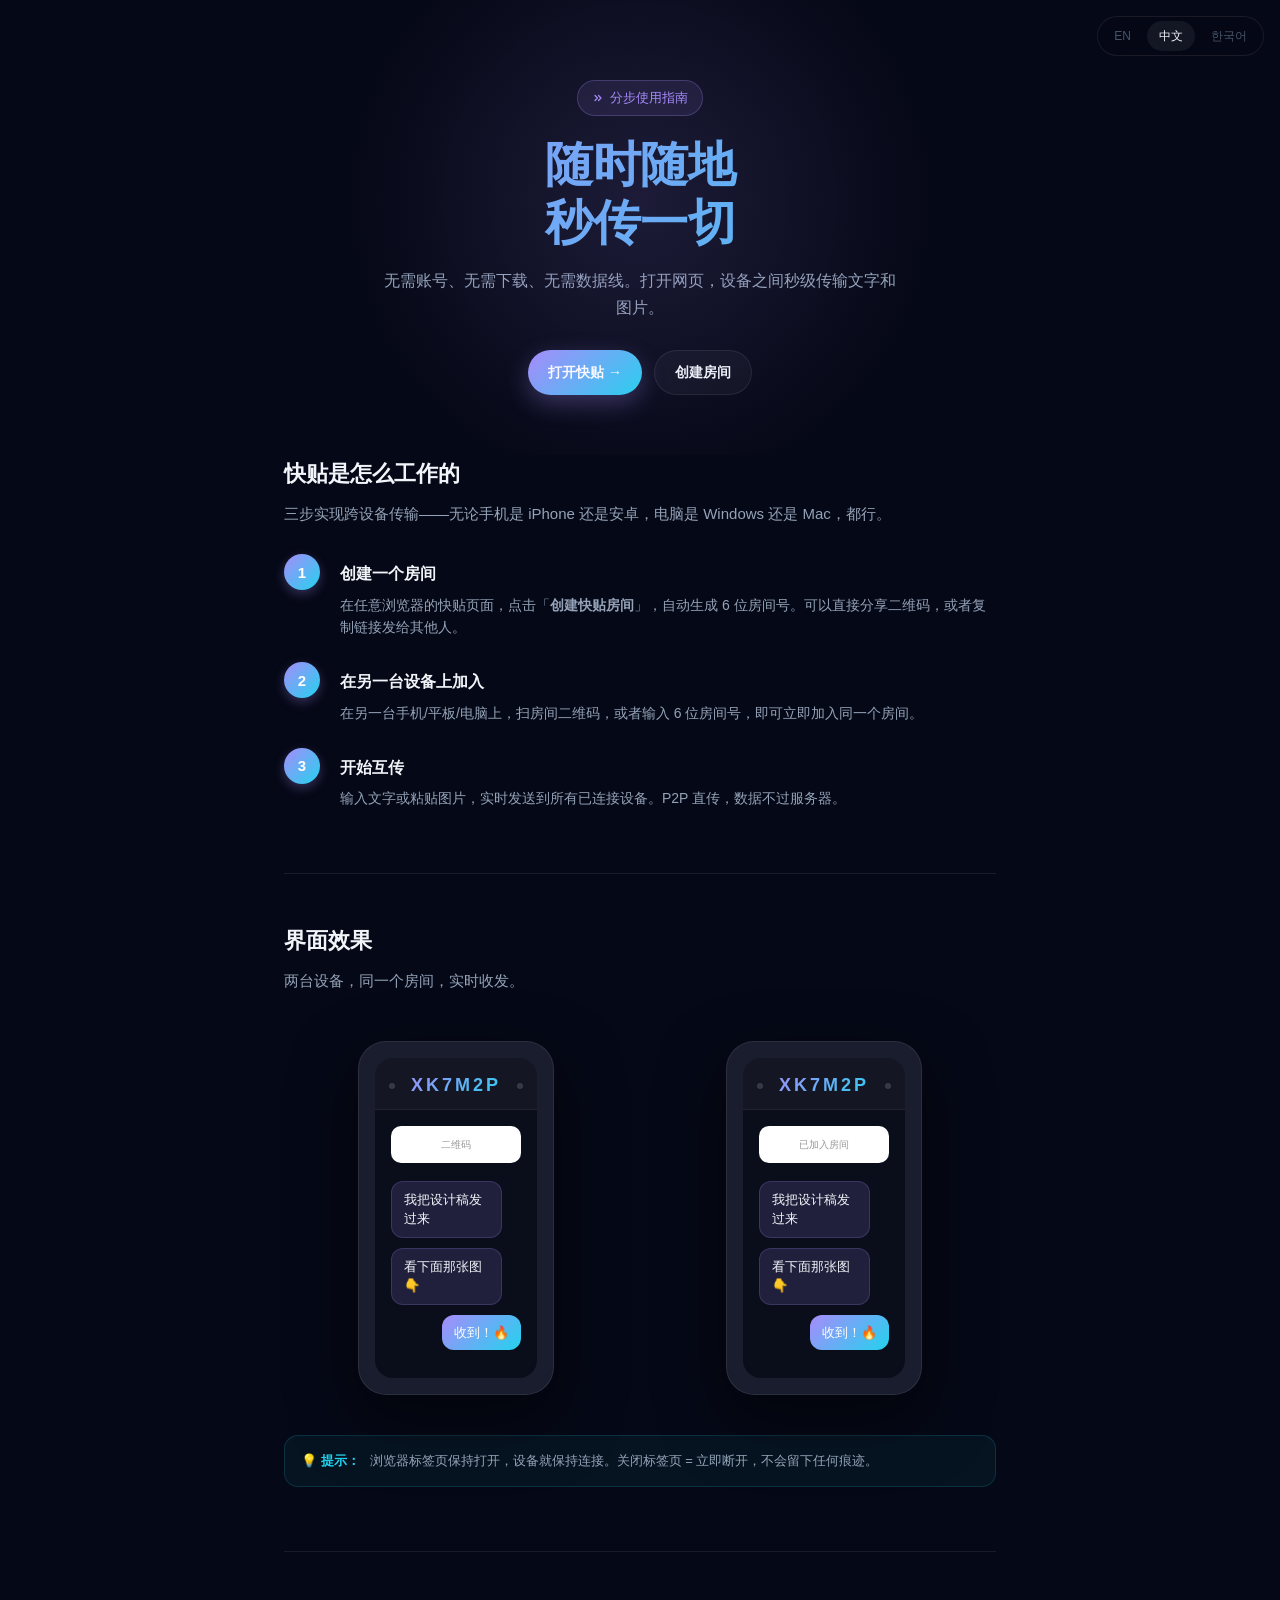
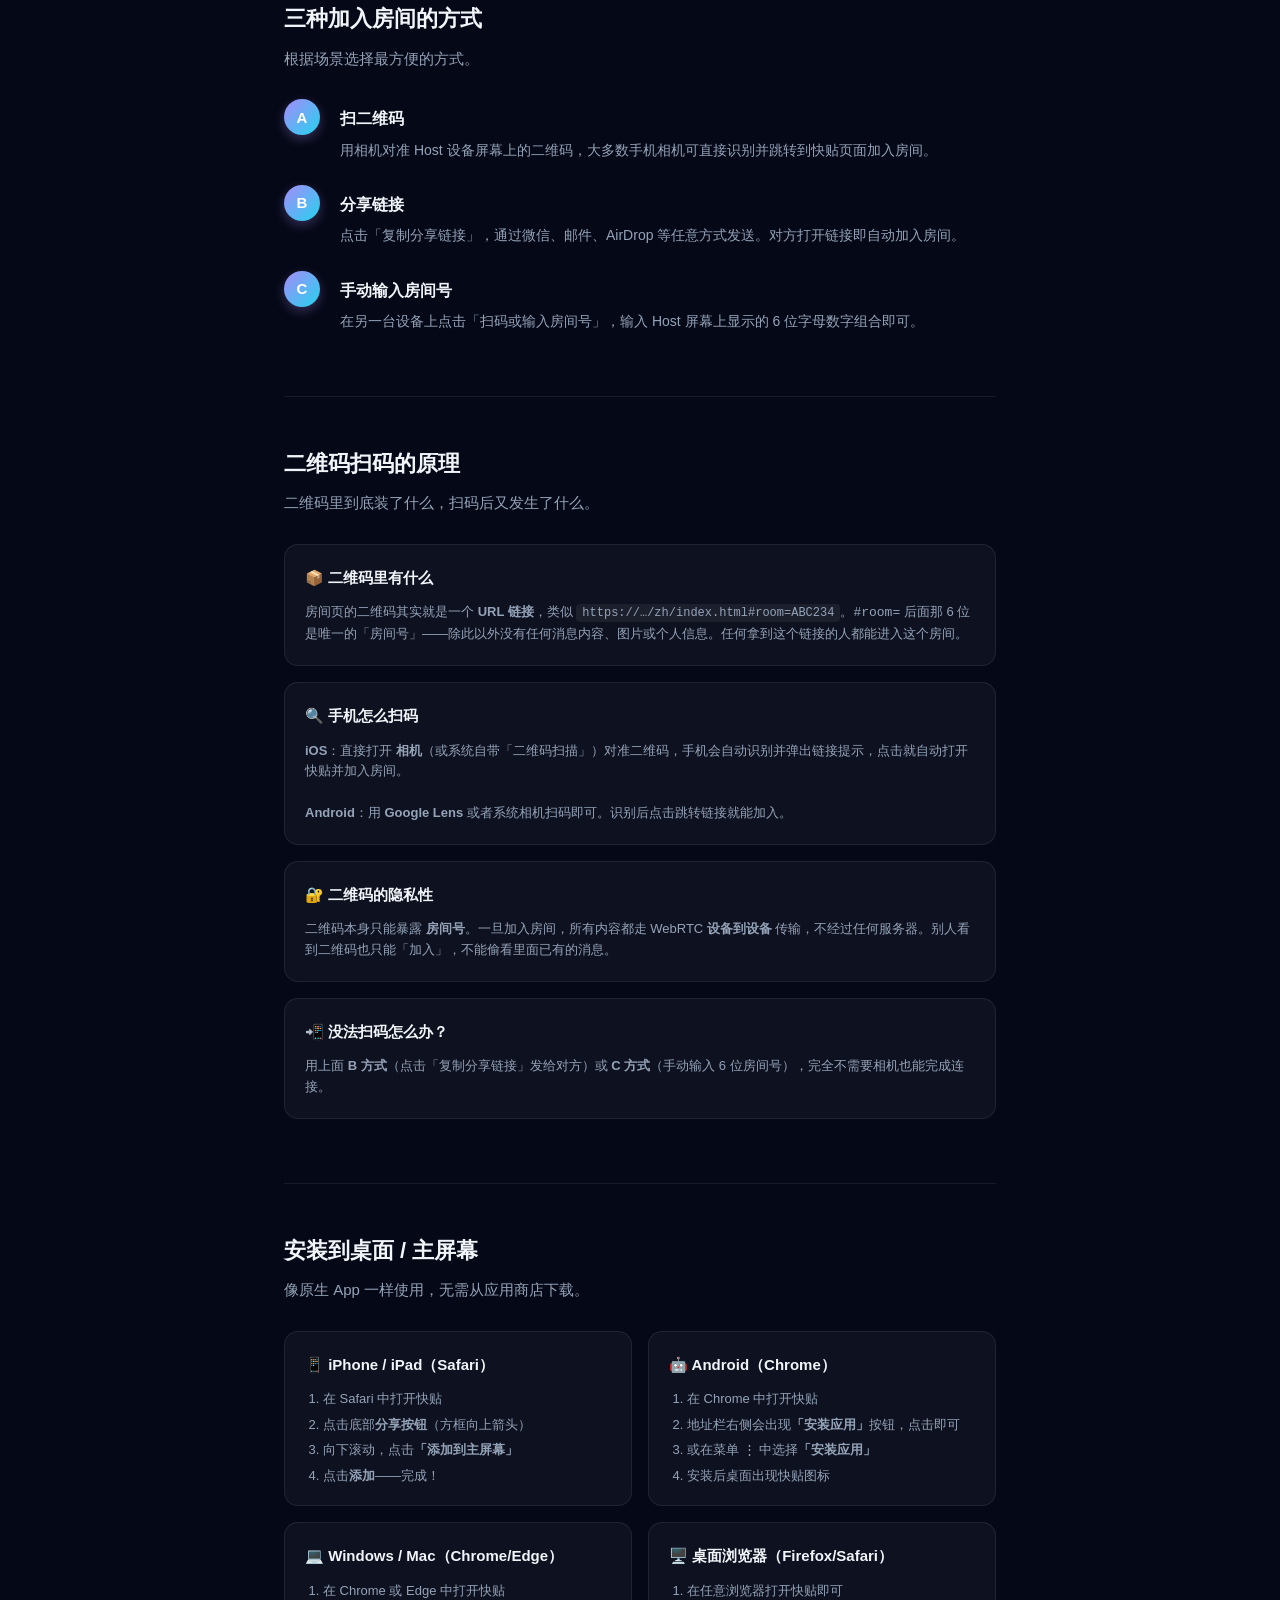
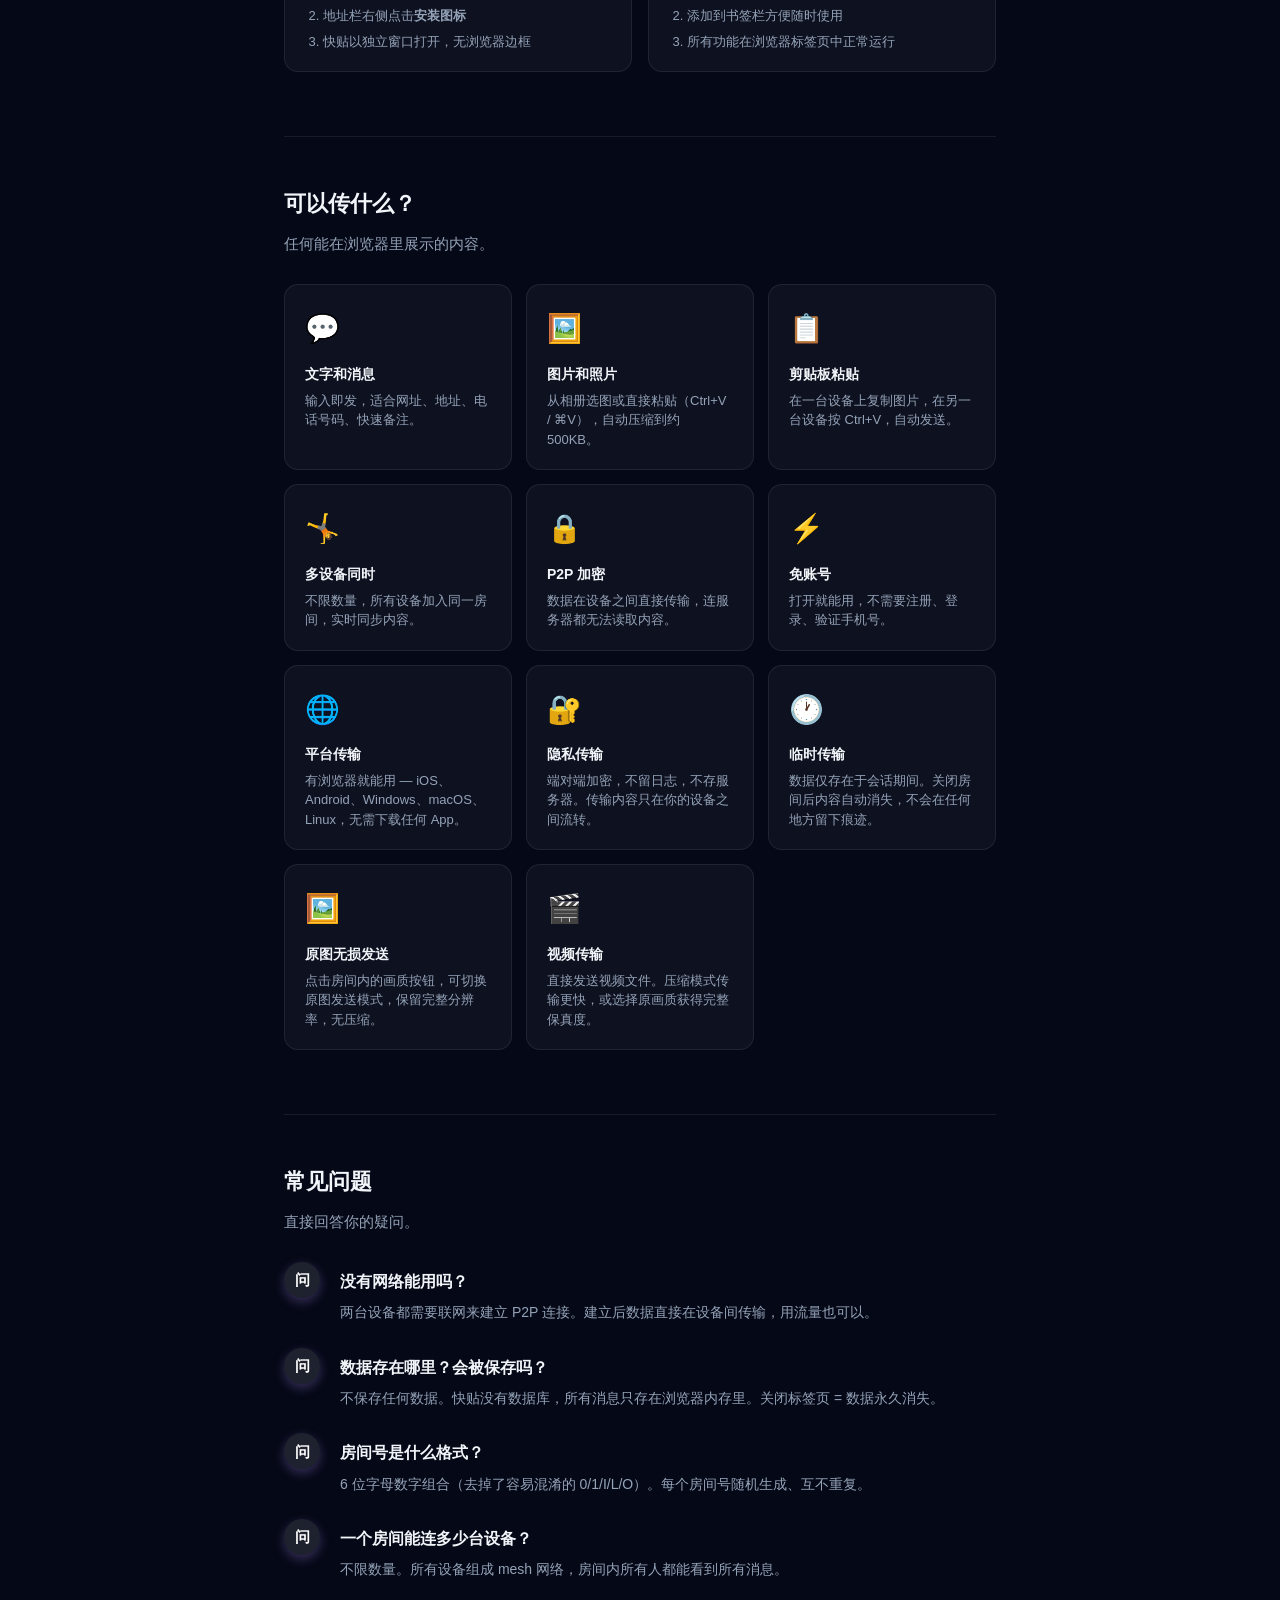
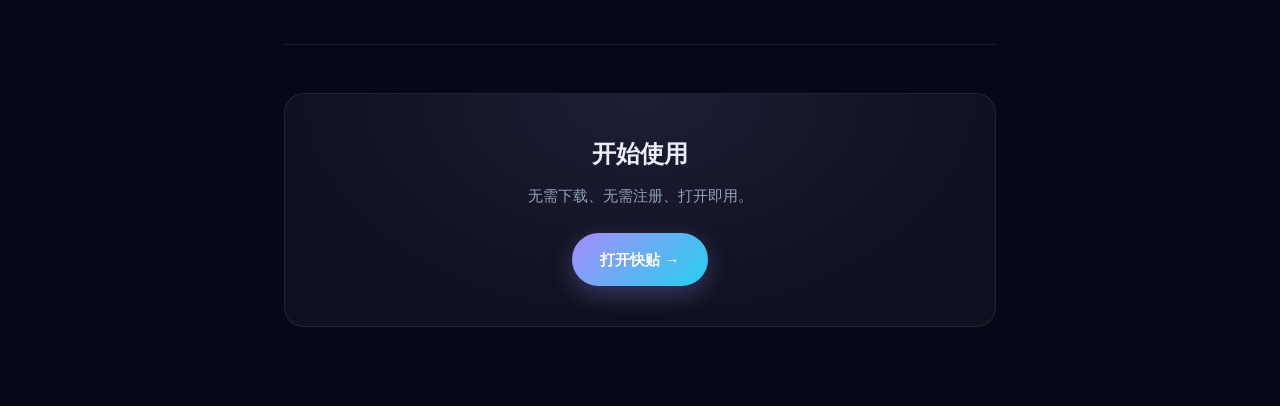
<file: zh/tutorial/index.html>
<!DOCTYPE html>
<html lang="zh">
<head>
  <meta charset="UTF-8" />
  <meta name="viewport" content="width=device-width, initial-scale=1.0" />
  <meta name="theme-color" content="#050816" />
  <meta name="description" content="快贴使用教程 — 跨设备即时传输" />
  <title>使用教程 — 快贴</title>
  <link rel="preconnect" href="https://fonts.googleapis.com" />
  <link rel="preconnect" href="https://fonts.gstatic.com" crossorigin />
  <link href="https://fonts.googleapis.com/css2?family=Inter:wght@400;500;600;700;800&display=swap" />
  <style>
    :root {
      --bg: #050816;
      --surface: rgba(255,255,255,0.04);
      --border: rgba(255,255,255,0.08);
      --violet: #A78BFA;
      --cyan: #22D3EE;
      --text: #F1F5F9;
      --text2: #94A3B8;
      --text3: #475569;
      --grad: linear-gradient(135deg, #A78BFA 0%, #22D3EE 100%);
      --radius: 14px;
    }
    * { box-sizing: border-box; margin: 0; padding: 0; }
    body {
      background: var(--bg);
      color: var(--text);
      font-family: 'Inter', -apple-system, 'PingFang SC', 'Microsoft YaHei', sans-serif;
      font-size: 15px;
      line-height: 1.7;
      -webkit-font-smoothing: antialiased;
      min-height: 100vh;
    }
    a { color: var(--violet); text-decoration: none; }
    a:hover { color: var(--cyan); }

    .hero {
      text-align: center;
      padding: 80px 24px 60px;
      position: relative;
      overflow: hidden;
    }
    .hero::before {
      content: '';
      position: absolute;
      top: -100px; left: 50%; transform: translateX(-50%);
      width: 600px; height: 600px;
      background: radial-gradient(circle, rgba(167,139,250,0.15) 0%, transparent 70%);
      pointer-events: none;
    }
    .hero-badge {
      display: inline-flex;
      align-items: center;
      gap: 6px;
      padding: 6px 14px;
      background: rgba(167,139,250,0.1);
      border: 1px solid rgba(167,139,250,0.25);
      border-radius: 999px;
      font-size: 13px;
      color: var(--violet);
      font-weight: 500;
      margin-bottom: 20px;
    }
    .hero h1 {
      font-size: clamp(28px, 6vw, 48px);
      font-weight: 800;
      line-height: 1.2;
      background: var(--grad);
      -webkit-background-clip: text;
      background-clip: text;
      color: transparent;
      margin-bottom: 16px;
      letter-spacing: -0.5px;
    }
    .hero p { font-size: 16px; color: var(--text2); max-width: 520px; margin: 0 auto 28px; }
    .hero-links { display: flex; gap: 12px; justify-content: center; flex-wrap: wrap; }
    .hero-links a {
      display: inline-flex; align-items: center; gap: 6px;
      padding: 10px 20px; border-radius: 999px;
      font-size: 14px; font-weight: 600;
      transition: transform 0.15s, box-shadow 0.2s;
    }
    .hero-links a:hover { transform: translateY(-2px); }
    .btn-primary { background: var(--grad); color: #fff; box-shadow: 0 8px 24px rgba(167,139,250,0.3); }
    .btn-ghost { background: var(--surface); border: 1px solid var(--border); color: var(--text); }
    .btn-ghost:hover { border-color: rgba(167,139,250,0.3); color: var(--violet); }

    .lang-nav {
      position: fixed; top: 16px; right: 16px; z-index: 100;
      display: flex; gap: 4px;
      background: rgba(5,8,22,0.8); border: 1px solid var(--border);
      border-radius: 999px; padding: 4px;
      backdrop-filter: blur(16px);
    }
    .lang-nav a {
      padding: 5px 12px; border-radius: 999px;
      font-size: 12px; font-weight: 500; color: var(--text3);
      transition: background 0.15s, color 0.15s;
    }
    .lang-nav a:hover { color: var(--text); background: rgba(255,255,255,0.06); }
    .lang-nav a.active { background: rgba(255,255,255,0.06); color: var(--text); }

    .container { max-width: 760px; margin: 0 auto; padding: 0 24px 80px; }
    .section { margin-bottom: 64px; }
    .section-title { font-size: 22px; font-weight: 700; margin-bottom: 8px; }
    .section-sub { font-size: 15px; color: var(--text2); margin-bottom: 28px; }

    .step { display: flex; gap: 20px; margin-bottom: 24px; align-items: flex-start; }
    .step-num {
      flex-shrink: 0; width: 36px; height: 36px;
      background: var(--grad); border-radius: 50%;
      display: flex; align-items: center; justify-content: center;
      font-size: 15px; font-weight: 700; color: #fff;
      box-shadow: 0 4px 12px rgba(167,139,250,0.3);
    }
    .step-body { flex: 1; padding-top: 6px; }
    .step-title { font-size: 16px; font-weight: 600; margin-bottom: 6px; }
    .step-desc { font-size: 14px; color: var(--text2); line-height: 1.6; }

    .phone-mockup {
      background: #1a1d2e; border: 1px solid rgba(255,255,255,0.08);
      border-radius: 28px; padding: 16px; margin: 20px auto; max-width: 240px;
      box-shadow: 0 24px 64px rgba(0,0,0,0.5);
    }
    .phone-mockup .screen { background: #0a0e1a; border-radius: 18px; overflow: hidden; min-height: 320px; }
    .phone-bar { background: rgba(255,255,255,0.04); padding: 12px 14px 8px; display: flex; align-items: center; gap: 8px; border-bottom: 1px solid rgba(255,255,255,0.05); }
    .phone-bar-dot { width: 6px; height: 6px; border-radius: 50%; background: rgba(255,255,255,0.15); }
    .phone-bar-id { flex: 1; text-align: center; font-size: 18px; font-weight: 700; background: var(--grad); -webkit-background-clip: text; background-clip: text; color: transparent; letter-spacing: 3px; }
    .phone-content { padding: 16px; display: flex; flex-direction: column; gap: 10px; }
    .phone-qr { background: #fff; padding: 10px; border-radius: 10px; text-align: center; font-size: 10px; color: #999; margin-bottom: 8px; }
    .phone-msg { padding: 8px 12px; border-radius: 12px; font-size: 13px; line-height: 1.5; }
    .phone-msg.out { background: rgba(167,139,250,0.15); border: 1px solid rgba(167,139,250,0.2); align-self: flex-start; max-width: 85%; }
    .phone-msg.in { background: var(--grad); color: #fff; align-self: flex-end; max-width: 85%; }
    .phone-composer { display: flex; gap: 6px; align-items: center; padding: 8px 12px; background: rgba(255,255,255,0.04); border-radius: 999px; margin-top: 4px; }
    .phone-composer .input { flex: 1; background: rgba(255,255,255,0.06); border-radius: 999px; height: 34px; }
    .phone-composer .send { width: 34px; height: 34px; background: var(--grad); border-radius: 50%; display: flex; align-items: center; justify-content: center; flex-shrink: 0; }

    .feature-grid { display: grid; grid-template-columns: repeat(auto-fit, minmax(200px, 1fr)); gap: 14px; }
    .feature-card { background: var(--surface); border: 1px solid var(--border); border-radius: var(--radius); padding: 20px; transition: border-color 0.2s, transform 0.15s; }
    .feature-card:hover { border-color: rgba(167,139,250,0.3); transform: translateY(-2px); }
    .feature-icon { font-size: 28px; margin-bottom: 10px; }
    .feature-title { font-size: 14px; font-weight: 600; margin-bottom: 4px; }
    .feature-desc { font-size: 13px; color: var(--text2); line-height: 1.5; }

    .install-cards { display: grid; grid-template-columns: 1fr 1fr; gap: 16px; }
    .install-card { background: var(--surface); border: 1px solid var(--border); border-radius: var(--radius); padding: 20px; }
    .install-card h3 { font-size: 15px; font-weight: 600; margin-bottom: 12px; display: flex; align-items: center; gap: 8px; }
    .install-card ol { padding-left: 18px; display: flex; flex-direction: column; gap: 6px; }
    .install-card li { font-size: 13px; color: var(--text2); line-height: 1.5; }

    .divider { border: none; border-top: 1px solid var(--border); margin: 48px 0; }

    .cta-block { text-align: center; background: var(--surface); border: 1px solid var(--border); border-radius: 20px; padding: 40px 24px; position: relative; overflow: hidden; }
    .cta-block::before { content: ''; position: absolute; inset: 0; background: radial-gradient(ellipse at top, rgba(167,139,250,0.1) 0%, transparent 70%); pointer-events: none; }
    .cta-block h2 { font-size: 24px; font-weight: 700; margin-bottom: 8px; }
    .cta-block p { color: var(--text2); margin-bottom: 24px; font-size: 15px; }
    .cta-block .hero-links { justify-content: center; }

    .tip-box { background: rgba(34,211,238,0.06); border: 1px solid rgba(34,211,238,0.15); border-radius: var(--radius); padding: 14px 16px; font-size: 13px; color: var(--text2); margin-top: 20px; display: flex; gap: 10px; align-items: flex-start; }
    .tip-box strong { color: var(--cyan); }

    @media (max-width: 600px) {
      .install-cards { grid-template-columns: 1fr; }
      .hero { padding: 60px 20px 40px; }
    }
  </style>
</head>
<body>

  <nav class="lang-nav" aria-label="语言">
    <a href="../../tutorial/">EN</a>
    <a href="../" class="active">中文</a>
    <a href="../../ko/tutorial/">한국어</a>
  </nav>

  <section class="hero">
    <div class="hero-badge">
      <svg width="12" height="12" viewBox="0 0 24 24" fill="none" stroke="currentColor" stroke-width="2.5" stroke-linecap="round" stroke-linejoin="round"><polyline points="13 17 18 12 13 7"/><polyline points="6 17 11 12 6 7"/></svg>
      分步使用指南
    </div>
    <h1>随时随地<br>秒传一切</h1>
    <p>无需账号、无需下载、无需数据线。打开网页，设备之间秒级传输文字和图片。</p>
    <div class="hero-links">
      <a href="../" class="btn-primary">打开快贴 →</a>
      <a href="../#create" class="btn-ghost">创建房间</a>
    </div>
  </section>

  <div class="container">

    <section class="section">
      <h2 class="section-title">快贴是怎么工作的</h2>
      <p class="section-sub">三步实现跨设备传输——无论手机是 iPhone 还是安卓，电脑是 Windows 还是 Mac，都行。</p>

      <div class="step">
        <div class="step-num">1</div>
        <div class="step-body">
          <div class="step-title">创建一个房间</div>
          <div class="step-desc">在任意浏览器的快贴页面，点击「<strong>创建快贴房间</strong>」，自动生成 6 位房间号。可以直接分享二维码，或者复制链接发给其他人。</div>
        </div>
      </div>

      <div class="step">
        <div class="step-num">2</div>
        <div class="step-body">
          <div class="step-title">在另一台设备上加入</div>
          <div class="step-desc">在另一台手机/平板/电脑上，扫房间二维码，或者输入 6 位房间号，即可立即加入同一个房间。</div>
        </div>
      </div>

      <div class="step">
        <div class="step-num">3</div>
        <div class="step-body">
          <div class="step-title">开始互传</div>
          <div class="step-desc">输入文字或粘贴图片，实时发送到所有已连接设备。P2P 直传，数据不过服务器。</div>
        </div>
      </div>
    </section>

    <hr class="divider" />

    <section class="section">
      <h2 class="section-title">界面效果</h2>
      <p class="section-sub">两台设备，同一个房间，实时收发。</p>

      <div style="display:grid; grid-template-columns:1fr 1fr; gap:24px; align-items:start; margin-top:20px;">
        <div class="phone-mockup">
          <div class="screen">
            <div class="phone-bar">
              <div class="phone-bar-dot"></div>
              <div class="phone-bar-id">XK7M2P</div>
              <div class="phone-bar-dot"></div>
            </div>
            <div class="phone-content">
              <div class="phone-qr">二维码</div>
              <div class="phone-msg out">我把设计稿发过来</div>
              <div class="phone-msg out">看下面那张图 👇</div>
              <div class="phone-msg in">收到！🔥</div>
            </div>
          </div>
        </div>
        <div class="phone-mockup">
          <div class="screen">
            <div class="phone-bar">
              <div class="phone-bar-dot"></div>
              <div class="phone-bar-id">XK7M2P</div>
              <div class="phone-bar-dot"></div>
            </div>
            <div class="phone-content">
              <div class="phone-qr">已加入房间</div>
              <div class="phone-msg out">我把设计稿发过来</div>
              <div class="phone-msg out">看下面那张图 👇</div>
              <div class="phone-msg in">收到！🔥</div>
            </div>
          </div>
        </div>
      </div>

      <div class="tip-box">
        <strong>💡 提示：</strong>浏览器标签页保持打开，设备就保持连接。关闭标签页 = 立即断开，不会留下任何痕迹。
      </div>
    </section>

    <hr class="divider" />

    <section class="section">
      <h2 class="section-title">三种加入房间的方式</h2>
      <p class="section-sub">根据场景选择最方便的方式。</p>

      <div class="step">
        <div class="step-num">A</div>
        <div class="step-body">
          <div class="step-title">扫二维码</div>
          <div class="step-desc">用相机对准 Host 设备屏幕上的二维码，大多数手机相机可直接识别并跳转到快贴页面加入房间。</div>
        </div>
      </div>

      <div class="step">
        <div class="step-num">B</div>
        <div class="step-body">
          <div class="step-title">分享链接</div>
          <div class="step-desc">点击「复制分享链接」，通过微信、邮件、AirDrop 等任意方式发送。对方打开链接即自动加入房间。</div>
        </div>
      </div>

      <div class="step">
        <div class="step-num">C</div>
        <div class="step-body">
          <div class="step-title">手动输入房间号</div>
          <div class="step-desc">在另一台设备上点击「扫码或输入房间号」，输入 Host 屏幕上显示的 6 位字母数字组合即可。</div>
        </div>
      </div>
    </section>

    <hr class="divider" />

    <!-- 二维码深度讲解 -->
    <section class="section">
      <h2 class="section-title">二维码扫码的原理</h2>
      <p class="section-sub">二维码里到底装了什么，扫码后又发生了什么。</p>

      <div class="install-card" style="margin-bottom:16px">
        <h3>📦 二维码里有什么</h3>
        <p style="font-size:13px;color:var(--text2);line-height:1.6;margin-top:8px">
          房间页的二维码其实就是一个 <strong>URL 链接</strong>，类似 <code style="background:rgba(255,255,255,0.06);padding:2px 6px;border-radius:4px;font-size:12px">https://…/zh/index.html#room=ABC234</code>。<code>#room=</code> 后面那 6 位是唯一的「房间号」——除此以外没有任何消息内容、图片或个人信息。任何拿到这个链接的人都能进入这个房间。
        </p>
      </div>

      <div class="install-card" style="margin-bottom:16px">
        <h3>🔍 手机怎么扫码</h3>
        <p style="font-size:13px;color:var(--text2);line-height:1.6;margin-top:8px">
          <strong>iOS</strong>：直接打开 <strong>相机</strong>（或系统自带「二维码扫描」）对准二维码，手机会自动识别并弹出链接提示，点击就自动打开快贴并加入房间。<br><br>
          <strong>Android</strong>：用 <strong>Google Lens</strong> 或者系统相机扫码即可。识别后点击跳转链接就能加入。
        </p>
      </div>

      <div class="install-card" style="margin-bottom:16px">
        <h3>🔐 二维码的隐私性</h3>
        <p style="font-size:13px;color:var(--text2);line-height:1.6;margin-top:8px">
          二维码本身只能暴露 <strong>房间号</strong>。一旦加入房间，所有内容都走 WebRTC <strong>设备到设备</strong> 传输，不经过任何服务器。别人看到二维码也只能「加入」，不能偷看里面已有的消息。
        </p>
      </div>

      <div class="install-card">
        <h3>📲 没法扫码怎么办？</h3>
        <p style="font-size:13px;color:var(--text2);line-height:1.6;margin-top:8px">
          用上面 <strong>B 方式</strong>（点击「复制分享链接」发给对方）或 <strong>C 方式</strong>（手动输入 6 位房间号），完全不需要相机也能完成连接。
        </p>
      </div>
    </section>

    <hr class="divider" />

    <section class="section">
      <h2 class="section-title">安装到桌面 / 主屏幕</h2>
      <p class="section-sub">像原生 App 一样使用，无需从应用商店下载。</p>

      <div class="install-cards">
        <div class="install-card">
          <h3>📱 iPhone / iPad（Safari）</h3>
          <ol>
            <li>在 Safari 中打开快贴</li>
            <li>点击底部<strong>分享按钮</strong>（方框向上箭头）</li>
            <li>向下滚动，点击<strong>「添加到主屏幕」</strong></li>
            <li>点击<strong>添加</strong>——完成！</li>
          </ol>
        </div>
        <div class="install-card">
          <h3>🤖 Android（Chrome）</h3>
          <ol>
            <li>在 Chrome 中打开快贴</li>
            <li>地址栏右侧会出现<strong>「安装应用」</strong>按钮，点击即可</li>
            <li>或在菜单 ⋮ 中选择<strong>「安装应用」</strong></li>
            <li>安装后桌面出现快贴图标</li>
          </ol>
        </div>
        <div class="install-card">
          <h3>💻 Windows / Mac（Chrome/Edge）</h3>
          <ol>
            <li>在 Chrome 或 Edge 中打开快贴</li>
            <li>地址栏右侧点击<strong>安装图标</strong></li>
            <li>快贴以独立窗口打开，无浏览器边框</li>
          </ol>
        </div>
        <div class="install-card">
          <h3>🖥️ 桌面浏览器（Firefox/Safari）</h3>
          <ol>
            <li>在任意浏览器打开快贴即可</li>
            <li>添加到书签栏方便随时使用</li>
            <li>所有功能在浏览器标签页中正常运行</li>
          </ol>
        </div>
      </div>
    </section>

    <hr class="divider" />

    <section class="section">
      <h2 class="section-title">可以传什么？</h2>
      <p class="section-sub">任何能在浏览器里展示的内容。</p>

      <div class="feature-grid">
        <div class="feature-card">
          <div class="feature-icon">💬</div>
          <div class="feature-title">文字和消息</div>
          <div class="feature-desc">输入即发，适合网址、地址、电话号码、快速备注。</div>
        </div>
        <div class="feature-card">
          <div class="feature-icon">🖼️</div>
          <div class="feature-title">图片和照片</div>
          <div class="feature-desc">从相册选图或直接粘贴（Ctrl+V / ⌘V），自动压缩到约 500KB。</div>
        </div>
        <div class="feature-card">
          <div class="feature-icon">📋</div>
          <div class="feature-title">剪贴板粘贴</div>
          <div class="feature-desc">在一台设备上复制图片，在另一台设备按 Ctrl+V，自动发送。</div>
        </div>
        <div class="feature-card">
          <div class="feature-icon">🤸</div>
          <div class="feature-title">多设备同时</div>
          <div class="feature-desc">不限数量，所有设备加入同一房间，实时同步内容。</div>
        </div>
        <div class="feature-card">
          <div class="feature-icon">🔒</div>
          <div class="feature-title">P2P 加密</div>
          <div class="feature-desc">数据在设备之间直接传输，连服务器都无法读取内容。</div>
        </div>
        <div class="feature-card">
          <div class="feature-icon">⚡</div>
          <div class="feature-title">免账号</div>
          <div class="feature-desc">打开就能用，不需要注册、登录、验证手机号。</div>
        </div>
        <div class="feature-card">
          <div class="feature-icon">🌐</div>
          <div class="feature-title">平台传输</div>
          <div class="feature-desc">有浏览器就能用 — iOS、Android、Windows、macOS、Linux，无需下载任何 App。</div>
        </div>
        <div class="feature-card">
          <div class="feature-icon">🔐</div>
          <div class="feature-title">隐私传输</div>
          <div class="feature-desc">端对端加密，不留日志，不存服务器。传输内容只在你的设备之间流转。</div>
        </div>
        <div class="feature-card">
          <div class="feature-icon">🕐</div>
          <div class="feature-title">临时传输</div>
          <div class="feature-desc">数据仅存在于会话期间。关闭房间后内容自动消失，不会在任何地方留下痕迹。</div>
        </div>
        <div class="feature-card">
          <div class="feature-icon">🖼️</div>
          <div class="feature-title">原图无损发送</div>
          <div class="feature-desc">点击房间内的画质按钮，可切换原图发送模式，保留完整分辨率，无压缩。</div>
        </div>
        <div class="feature-card">
          <div class="feature-icon">🎬</div>
          <div class="feature-title">视频传输</div>
          <div class="feature-desc">直接发送视频文件。压缩模式传输更快，或选择原画质获得完整保真度。</div>
        </div>
      </div>
    </section>

    <hr class="divider" />

    <section class="section">
      <h2 class="section-title">常见问题</h2>
      <p class="section-sub">直接回答你的疑问。</p>

      <div class="step">
        <div class="step-num" style="background:rgba(255,255,255,0.1)">问</div>
        <div class="step-body">
          <div class="step-title">没有网络能用吗？</div>
          <div class="step-desc">两台设备都需要联网来建立 P2P 连接。建立后数据直接在设备间传输，用流量也可以。</div>
        </div>
      </div>
      <div class="step">
        <div class="step-num" style="background:rgba(255,255,255,0.1)">问</div>
        <div class="step-body">
          <div class="step-title">数据存在哪里？会被保存吗？</div>
          <div class="step-desc">不保存任何数据。快贴没有数据库，所有消息只存在浏览器内存里。关闭标签页 = 数据永久消失。</div>
        </div>
      </div>
      <div class="step">
        <div class="step-num" style="background:rgba(255,255,255,0.1)">问</div>
        <div class="step-body">
          <div class="step-title">房间号是什么格式？</div>
          <div class="step-desc">6 位字母数字组合（去掉了容易混淆的 0/1/I/L/O）。每个房间号随机生成、互不重复。</div>
        </div>
      </div>
      <div class="step">
        <div class="step-num" style="background:rgba(255,255,255,0.1)">问</div>
        <div class="step-body">
          <div class="step-title">一个房间能连多少台设备？</div>
          <div class="step-desc">不限数量。所有设备组成 mesh 网络，房间内所有人都能看到所有消息。</div>
        </div>
      </div>
    </section>

    <hr class="divider" />

    <div class="cta-block">
      <h2>开始使用</h2>
      <p>无需下载、无需注册、打开即用。</p>
      <div class="hero-links">
        <a href="../" class="btn-primary" style="font-size:15px; padding:14px 28px;">打开快贴 →</a>
      </div>
    </div>

  </div>

</body>
</html>
</file>
